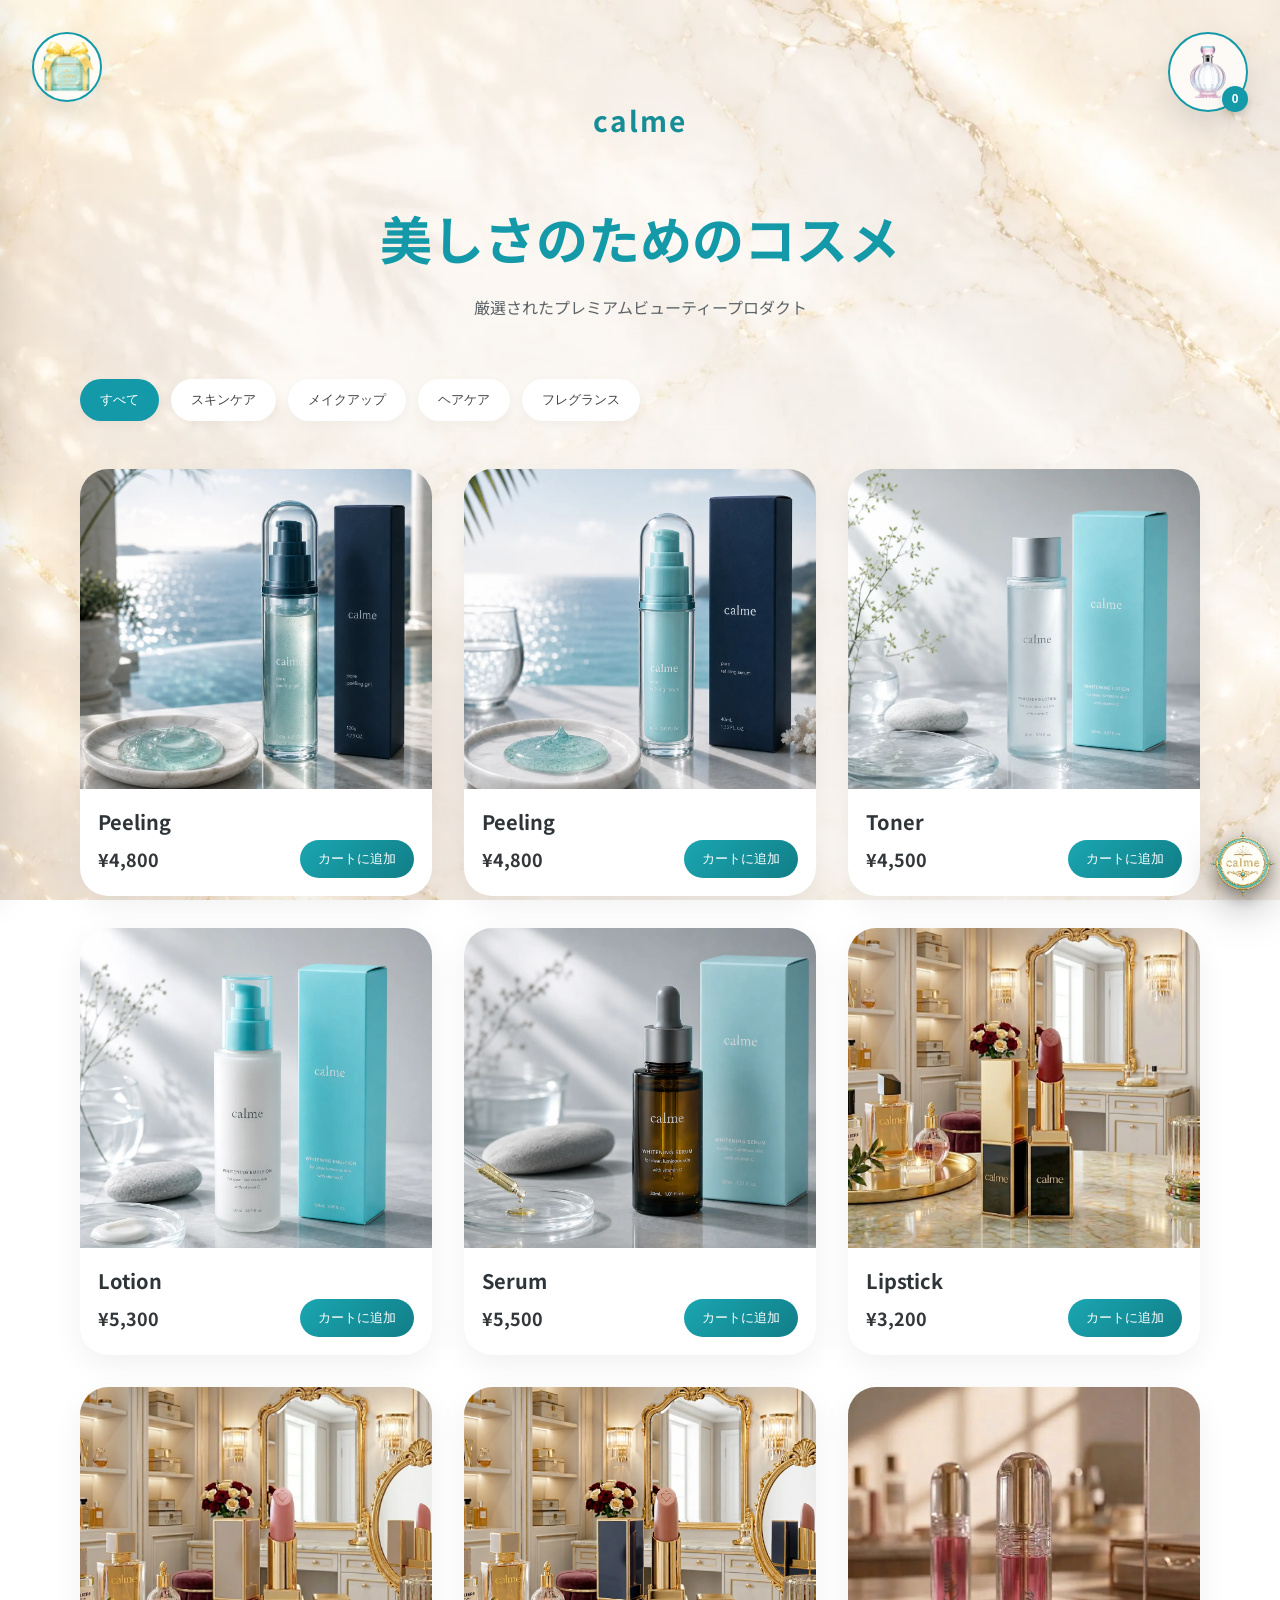
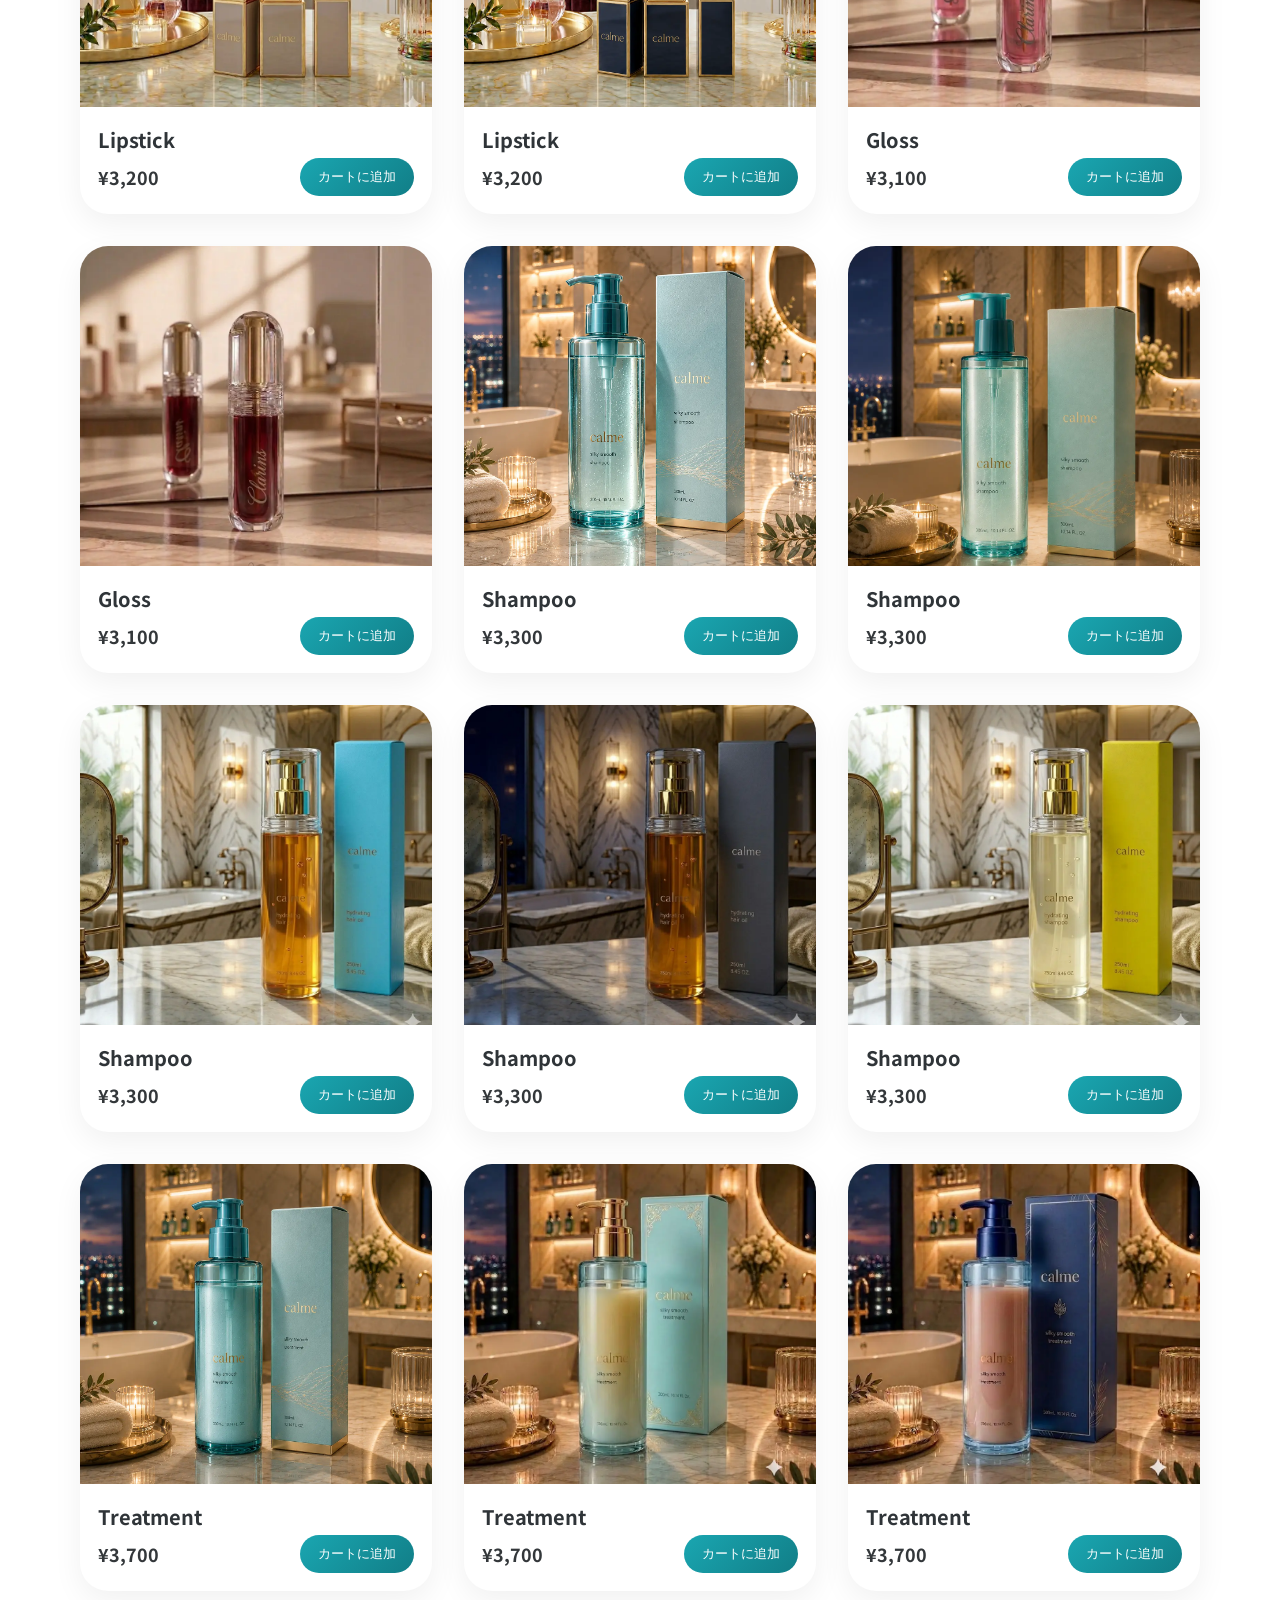
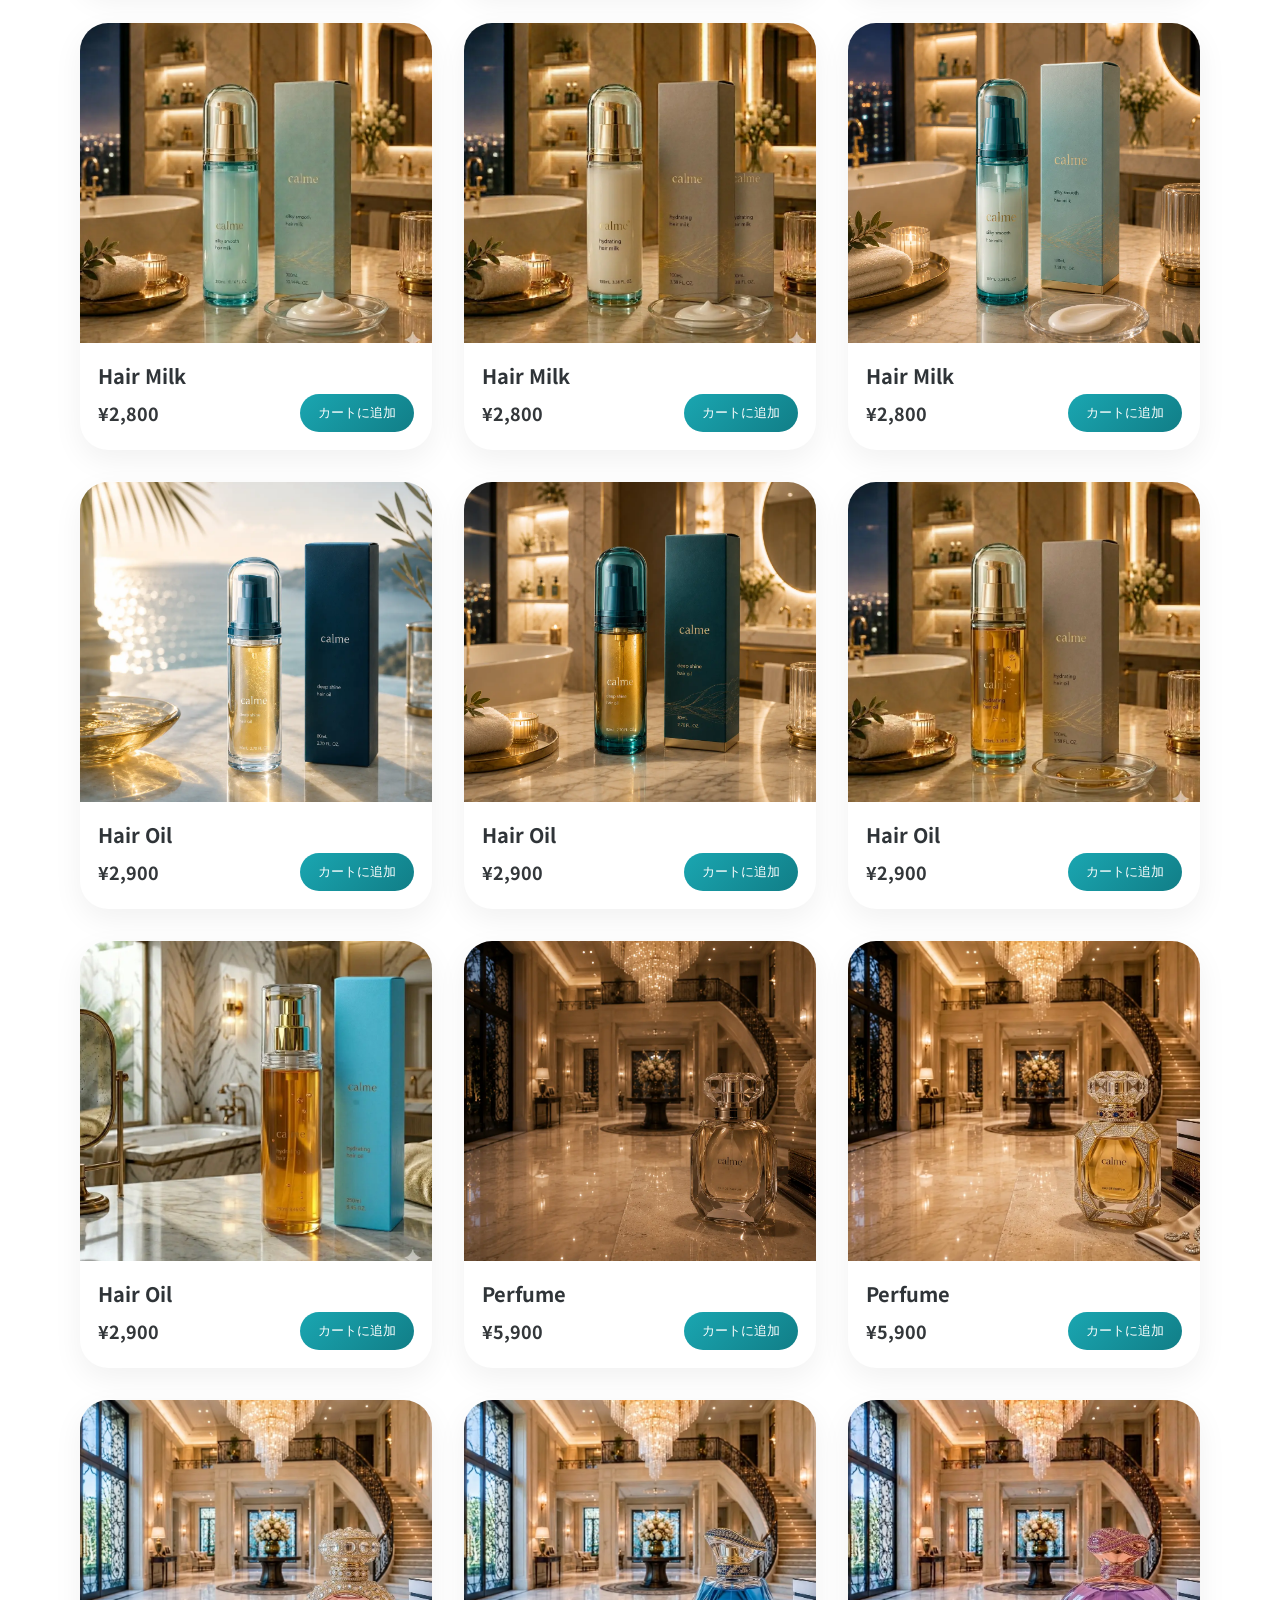
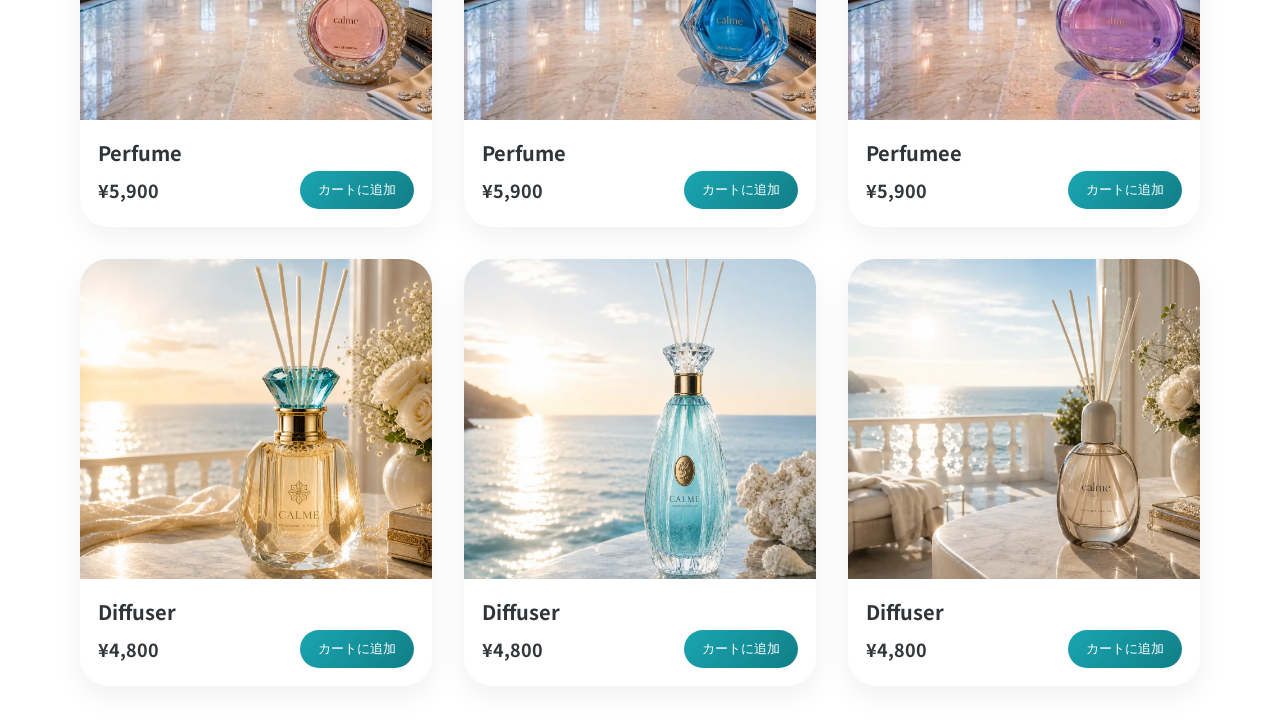
<file: index.html>
<!DOCTYPE html>
<html lang="ja">
<head>
    <meta charset="UTF-8">
    <meta name="viewport" content="width=device-width, initial-scale=1.0">
    <title>calme</title>
    <link rel="stylesheet" href="style.css" />
    <link rel="preconnect" href="https://fonts.googleapis.com">
    <link rel="preconnect" href="https://fonts.gstatic.com" crossorigin>
    <link href="https://fonts.googleapis.com/css2?family=Noto+Sans+JP:wght@400;500;700&display=swap" rel="stylesheet">
</head>
<body>
  <!-- overlay -->
  <div class="overlay hidden"></div>
  <!-- menu drawer -->
<aside class="menu-drawer">
  <div class="menu-header">
    <span>MENU</span>
    <button class="menu-close">
      ×
    </button>
  </div>
  <nav class="menu-nav">
    <a href="index.html">
      HOME
    </a>
    <a href="#" data-menu="skincare">
      SKINCARE
    </a>
    <a href="#" data-menu="makeup">
      MAKEUP
    </a>
    <a href="#" data-menu="haircare">
      HAIR CARE
    </a>
    <a href="#" data-menu="fragrance">
      FRAGRANCE
    </a>
    <a href="#" data-menu="cart">
      CART
    </a>
  </nav>
</aside>
  <!-- cart drawer -->
    <aside class="cart-drawer hidden">
      <div class="cart-header">
        <h2>ショッピングカート</h2>
        <div class="cart-actions">
          <button class="clear-cart">
            空にする
          </button>
          <button class="close-button">
            ×
          </button>
        </div>
      </div>
      <div class="cart-empty">
        <div class="cart-icon">
          🛒
        </div>
        <h3>カートは空です</h3>
        <p>お気に入りの商品を追加してください</p>
      </div>
      <div class="cart-items"></div>
      <div class="cart-footer">
        <div class="total-container">
          <span>合計金額</span>
          <span id="total-price">0</span>
        </div>
        <a href="checkout.html" class="checkout-button">
          レジに進む
        </a>
      </div>
    </aside>
  <!-- main content -->
  <div class="container">
    <!-- header -->
    <header class="header">
      <button class="menu-button">
        <img src="image/menu.webp" alt="Menu">
      </button>
      <div class="logo">
      calme
  </div>
  <button class="cart-button">
        <div class="perfume-wrapper">
          <div class="perfume-liquid"></div>
          <img src="image/perfume_cart_icon.webp" alt="perfume cart" class="perfume-cart">
        </div>
        <span class="cart-count">
          0
        </span>
      </button>
    </header>
    <!-- hero -->
    <section class="hero">
      <h1 class="hero-title">美しさのためのコスメ</h1>
      <p class="hero-text">厳選されたプレミアムビューティープロダクト</p>
    </section>
    <!-- category -->
    <nav class="category-list">
      <button class="category active" data-category="all">
        すべて
      </button>
      <button class="category" data-category="skincare">
        スキンケア
      </button>
      <button class="category" data-category="makeup">
        メイクアップ
      </button>
      <button class="category" data-category="haircare">
        ヘアケア
      </button>
      <button class="category" data-category="fragrance">
        フレグランス
      </button>
    </nav>
    <!-- product grid -->
    <section class="product-grid">
      <!-- card -->
      <article class="product-card" data-category="skincare">
        <img src="image/peeling_5.webp" alt="Peeling" class="product-image"/>
        <div class="product-info">
          <h3 class="product-name">Peeling</h3>
          <div class="product-bottom">
            <span class="price">
              ¥4,800
            </span>
            <button class="add-button"
              data-name="Peeling"
              data-price="4800"
              data-image="image/peeling_5.webp">
              カートに追加
            </button>
          </div>
        </div>
      </article>
      <article class="product-card" data-category="skincare">
        <img src="image/peeling_4.webp" alt="Peeling" class="product-image"/>
        <div class="product-info">
          <h3 class="product-name">Peeling</h3>
          <div class="product-bottom">
            <span class="price">
              ¥4,800
            </span>
            <button class="add-button"
              data-name="Peeling"
              data-price="4800"
              data-image="image/peeling_4.webp">
              カートに追加
            </button>
          </div>
        </div>
      </article>
      <article class="product-card" data-category="skincare">
        <img src="image/toner.webp" alt="Toner" class="product-image"/>
        <div class="product-info">
          <h3 class="product-name">Toner</h3>
          <div class="product-bottom">
            <span class="price">
              ¥4,500
            </span>
            <button class="add-button"
              data-name="Toner"
              data-price="4500"
              data-image="image/toner.webp">
              カートに追加
            </button>
          </div>
        </div>
      </article>
      <article class="product-card" data-category="skincare">
        <img src="image/lotion.webp" alt="Lotion" class="product-image"/>
        <div class="product-info">
          <h3 class="product-name">Lotion</h3>
          <div class="product-bottom">
            <span class="price">
              ¥5,300
            </span>
            <button class="add-button"
              data-name="Lotion"
              data-price="5300"
              data-image="image/lotion.webp">
              カートに追加
            </button>
          </div>
        </div>
      </article>
      <article class="product-card" data-category="skincare">
        <img src="image/serum.webp" alt="Serum" class="product-image"/>
        <div class="product-info">
          <h3 class="product-name">Serum</h3>
          <div class="product-bottom">
            <span class="price">
              ¥5,500
            </span>
            <button class="add-button"
              data-name="Serum"
              data-price="5500"
              data-image="image/serum.webp">
              カートに追加
            </button>
          </div>
        </div>
      </article>
      <!-- card -->
      <article class="product-card" data-category="makeup">
        <img src="image/lipstick.webp" alt="Lipstick" class="product-image"/>
        <div class="product-info">
          <h3 class="product-name">Lipstick</h3>
          <div class="product-bottom">
            <span class="price">
              ¥3,200
            </span>
            <button class="add-button" 
              data-name="Lipstick" 
              data-price="3200"
              data-image="image/lipstick.webp">
              カートに追加
            </button>
          </div>
        </div>
      </article>
      <article class="product-card" data-category="makeup">
        <img src="image/lipstick_2.webp" alt="Lipstick" class="product-image"/>
        <div class="product-info">
          <h3 class="product-name">Lipstick</h3>
          <div class="product-bottom">
            <span class="price">
              ¥3,200
            </span>
            <button class="add-button" 
              data-name="Lipstick" 
              data-price="3200"
              data-image="image/lipstick_2.webp">
              カートに追加
            </button>
          </div>
        </div>
      </article>
      <article class="product-card" data-category="makeup">
        <img src="image/lipstick_3.webp" alt="Lipstick" class="product-image"/>
        <div class="product-info">
          <h3 class="product-name">Lipstick</h3>
          <div class="product-bottom">
            <span class="price">
              ¥3,200
            </span>
            <button class="add-button" 
              data-name="Lipstick" 
              data-price="3200"
              data-image="image/lipstick_3.webp">
              カートに追加
            </button>
          </div>
        </div>
      </article>
      <article class="product-card" data-category="makeup">
        <img src="image/gloss.webp" alt="Gloss" class="product-image"/>
        <div class="product-info">
          <h3 class="product-name">Gloss</h3>
          <div class="product-bottom">
            <span class="price">
              ¥3,100
            </span>
            <button class="add-button" 
              data-name="Gloss" 
              data-price="3100"
              data-image="image/gloss.webp">
              カートに追加
            </button>
          </div>
        </div>
      </article>
      <article class="product-card" data-category="makeup">
        <img src="image/gloss_2.webp" alt="Gloss" class="product-image"/>
        <div class="product-info">
          <h3 class="product-name">Gloss</h3>
          <div class="product-bottom">
            <span class="price">
              ¥3,100
            </span>
            <button class="add-button" 
              data-name="Gloss" 
              data-price="3100"
              data-image="image/gloss_2.webp">
              カートに追加
            </button>
          </div>
        </div>
      </article>
      <!-- card -->
      <article class="product-card" data-category="haircare">
        <img src="image/shampoo_2.webp" alt="Shampoo" class="product-image"/>
        <div class="product-info">
          <h3 class="product-name">Shampoo</h3>
          <div class="product-bottom">
            <span class="price">
              ¥3,300
            </span>
            <button class="add-button" 
              data-name="Shampoo" 
              data-price="3300"
              data-image="image/shampoo_2.webp">
              カートに追加
            </button>
          </div>
        </div>
      </article>
      <article class="product-card" data-category="haircare">
        <img src="image/shampoo_3.webp" alt="Shampoo" class="product-image"/>
        <div class="product-info">
          <h3 class="product-name">Shampoo</h3>
          <div class="product-bottom">
            <span class="price">
              ¥3,300
            </span>
            <button class="add-button" 
              data-name="Shampoo" 
              data-price="3300"
              data-image="image/shampoo_3.webp">
              カートに追加
            </button>
          </div>
        </div>
      </article>
      <article class="product-card" data-category="haircare">
        <img src="image/shampoo_4.webp" alt="Shampoo" class="product-image"/>
        <div class="product-info">
          <h3 class="product-name">Shampoo</h3>
          <div class="product-bottom">
            <span class="price">
              ¥3,300
            </span>
            <button class="add-button" 
              data-name="Shampoo" 
              data-price="3300"
              data-image="image/shampoo_4.webp">
              カートに追加
            </button>
          </div>
        </div>
      </article>
      <article class="product-card" data-category="haircare">
        <img src="image/shampoo_5.webp" alt="Shampoo" class="product-image"/>
        <div class="product-info">
          <h3 class="product-name">Shampoo</h3>
          <div class="product-bottom">
            <span class="price">
              ¥3,300
            </span>
            <button class="add-button" 
              data-name="Shampoo" 
              data-price="3300"
              data-image="image/shampoo_5.webp">
              カートに追加
            </button>
          </div>
        </div>
      </article>
      <article class="product-card" data-category="haircare">
        <img src="image/shampoo_6.webp" alt="Shampoo" class="product-image"/>
        <div class="product-info">
          <h3 class="product-name">Shampoo</h3>
          <div class="product-bottom">
            <span class="price">
              ¥3,300
            </span>
            <button class="add-button" 
              data-name="Shampoo" 
              data-price="3300"
              data-image="image/shampoo_6.webp">
              カートに追加
            </button>
          </div>
        </div>
      </article>
      <article class="product-card" data-category="haircare">
        <img src="image/treatment.webp" alt="Treatment" class="product-image"/>
        <div class="product-info">
          <h3 class="product-name">Treatment</h3>
          <div class="product-bottom">
            <span class="price">
              ¥3,700
            </span>
            <button class="add-button" 
              data-name="Treatment" 
              data-price="3700"
              data-image="image/treatment.webp">
              カートに追加
            </button>
          </div>
        </div>
      </article>
      <article class="product-card" data-category="haircare">
        <img src="image/treatment_1.webp" alt="Treatment" class="product-image"/>
        <div class="product-info">
          <h3 class="product-name">Treatment</h3>
          <div class="product-bottom">
            <span class="price">
              ¥3,700
            </span>
            <button class="add-button" 
              data-name="Treatment" 
              data-price="3700"
              data-image="image/treatment_1.webp">
              カートに追加
            </button>
          </div>
        </div>
      </article>
      <article class="product-card" data-category="haircare">
        <img src="image/treatment_2.webp" alt="Treatment" class="product-image"/>
        <div class="product-info">
          <h3 class="product-name">Treatment</h3>
          <div class="product-bottom">
            <span class="price">
              ¥3,700
            </span>
            <button class="add-button" 
              data-name="Treatment" 
              data-price="3700"
              data-image="image/treatment_2.webp">
              カートに追加
            </button>
          </div>
        </div>
      </article>
      <article class="product-card" data-category="haircare">
        <img src="image/hairmilk.webp" alt="Hair Milk" class="product-image"/>
        <div class="product-info">
          <h3 class="product-name">Hair Milk</h3>
          <div class="product-bottom">
            <span class="price">
              ¥2,800
            </span>
            <button class="add-button" 
              data-name="Hair Milk" 
              data-price="2800"
              data-image="image/hairmilk.webp">
              カートに追加
            </button>
          </div>
        </div>
      </article>
      <article class="product-card" data-category="haircare">
        <img src="image/hairmilk_2.webp" alt="Hair Milk" class="product-image"/>
        <div class="product-info">
          <h3 class="product-name">Hair Milk</h3>
          <div class="product-bottom">
            <span class="price">
              ¥2,800
            </span>
            <button class="add-button" 
              data-name="Hair Milk" 
              data-price="2800"
              data-image="image/hairmilk_2.webp">
              カートに追加
            </button>
          </div>
        </div>
      </article>
      <article class="product-card" data-category="haircare">
        <img src="image/hairmilk_3.webp" alt="Hair Milk" class="product-image"/>
        <div class="product-info">
          <h3 class="product-name">Hair Milk</h3>
          <div class="product-bottom">
            <span class="price">
              ¥2,800
            </span>
            <button class="add-button" 
              data-name="Hair Milk" 
              data-price="2800"
              data-image="image/hairmilk_3.webp">
              カートに追加
            </button>
          </div>
        </div>
      </article>
      <article class="product-card" data-category="haircare">
        <img src="image/hairoil.webp" alt="Hair Oil" class="product-image"/>
        <div class="product-info">
          <h3 class="product-name">Hair&nbsp;Oil</h3>
          <div class="product-bottom">
            <span class="price">
              ¥2,900
            </span>
            <button class="add-button" 
              data-name="Hair Oil" 
              data-price="2900"
              data-image="image/hairoil.webp">
              カートに追加
            </button>
          </div>
        </div>
      </article>
      <article class="product-card" data-category="haircare">
        <img src="image/hairoil_2.webp" alt="Hair Oil" class="product-image"/>
        <div class="product-info">
          <h3 class="product-name">Hair Oil</h3>
          <div class="product-bottom">
            <span class="price">
              ¥2,900
            </span>
            <button class="add-button" 
              data-name="Hair Oil" 
              data-price="2900"
              data-image="image/hairoil_2.webp">
              カートに追加
            </button>
          </div>
        </div>
      </article>
      <article class="product-card" data-category="haircare">
        <img src="image/hairoil_3.webp" alt="Hair Oil" class="product-image"/>
        <div class="product-info">
          <h3 class="product-name">Hair Oil</h3>
          <div class="product-bottom">
            <span class="price">
              ¥2,900
            </span>
            <button class="add-button" 
              data-name="Hair Oil" 
              data-price="2900"
              data-image="image/hairoil_3.webp">
              カートに追加
            </button>
          </div>
        </div>
      </article>
      <article class="product-card" data-category="haircare">
        <img src="image/hairoil_4.webp" alt="Hair Oil" class="product-image"/>
        <div class="product-info">
          <h3 class="product-name">Hair Oil</h3>
          <div class="product-bottom">
            <span class="price">
              ¥2,900
            </span>
            <button class="add-button" 
              data-name="Hair Oil" 
              data-price="2900"
              data-image="image/hairoil_4.webp">
              カートに追加
            </button>
          </div>
        </div>
      </article>
      <!-- card -->
      <article class="product-card" data-category="fragrance">
        <img src="image/perfume.webp" alt="Perfume" class="product-image"/>
        <div class="product-info">
          <h3 class="product-name">Perfume</h3>
          <div class="product-bottom">
            <span class="price">
              ¥5,900
            </span>
            <button class="add-button" 
              data-name="Perfume" 
              data-price="5900"
              data-image="image/perfume.webp">
              カートに追加
            </button>
          </div>
        </div>
      </article>
      <article class="product-card" data-category="fragrance">
        <img src="image/perfume_1.webp" alt="Perfume" class="product-image"/>
        <div class="product-info">
          <h3 class="product-name">Perfume</h3>
          <div class="product-bottom">
            <span class="price">
              ¥5,900
            </span>
            <button class="add-button" 
              data-name="Perfume" 
              data-price="5900"
              data-image="image/perfume_1.webp">
              カートに追加
            </button>
          </div>
        </div>
      </article>
      <article class="product-card" data-category="fragrance">
        <img src="image/perfume_2.webp" alt="Perfume" class="product-image"/>
        <div class="product-info">
          <h3 class="product-name">Perfume</h3>
          <div class="product-bottom">
            <span class="price">
              ¥5,900
            </span>
            <button class="add-button" 
              data-name="Perfume" 
              data-price="5900"
              data-image="image/perfume_2.webp">
              カートに追加
            </button>
          </div>
        </div>
      </article>
      <article class="product-card" data-category="fragrance">
        <img src="image/perfume_3.webp" alt="Perfume" class="product-image"/>
        <div class="product-info">
          <h3 class="product-name">Perfume</h3>
          <div class="product-bottom">
            <span class="price">
              ¥5,900
            </span>
            <button class="add-button" 
              data-name="Perfume" 
              data-price="5900"
              data-image="image/perfume_3.webp">
              カートに追加
            </button>
          </div>
        </div>
      </article>
      <article class="product-card" data-category="fragrance">
        <img src="image/perfume_4.webp" alt="Perfume" class="product-image"/>
        <div class="product-info">
          <h3 class="product-name">Perfumee</h3>
          <div class="product-bottom">
            <span class="price">
              ¥5,900
            </span>
            <button class="add-button" 
              data-name="Perfume" 
              data-price="5900"
              data-image="image/perfume_4.webp">
              カートに追加
            </button>
          </div>
        </div>
      </article>
      <article class="product-card" data-category="fragrance">
        <img src="image/diffuser_1.webp" alt="Diffuser" class="product-image"/>
        <div class="product-info">
          <h3 class="product-name">Diffuser</h3>
          <div class="product-bottom">
            <span class="price">
              ¥4,800
            </span>
            <button class="add-button" 
              data-name="Diffuser" 
              data-price="4800"
              data-image="image/diffuser_1.webp">
              カートに追加
            </button>
          </div>
        </div>
      </article>
      <article class="product-card" data-category="fragrance">
        <img src="image/diffuser_2.webp" alt="Diffuser" class="product-image"/>
        <div class="product-info">
          <h3 class="product-name">Diffuser</h3>
          <div class="product-bottom">
            <span class="price">
              ¥4,800
            </span>
            <button class="add-button" 
              data-name="Diffuser" 
              data-price="4800"
              data-image="image/diffuser_2.webp">
              カートに追加
            </button>
          </div>
        </div>
      </article>
      <article class="product-card" data-category="fragrance">
        <img src="image/diffuser_3.webp" alt="Diffuser" class="product-image"/>
        <div class="product-info">
          <h3 class="product-name">Diffuser</h3>
          <div class="product-bottom">
            <span class="price">
              ¥4,800
            </span>
            <button class="add-button" 
              data-name="Diffuser" 
              data-price="4800"
              data-image="image/diffuser_3.webp">
              カートに追加
            </button>
          </div>
        </div>
      </article>
    </section>
  </div>
  <button id="topButton" class="top-button">
    <img src="image/top_icon.webp" alt="TOP">
  </button>
  <script src="script.js"></script>
</body>
</html>
</file>
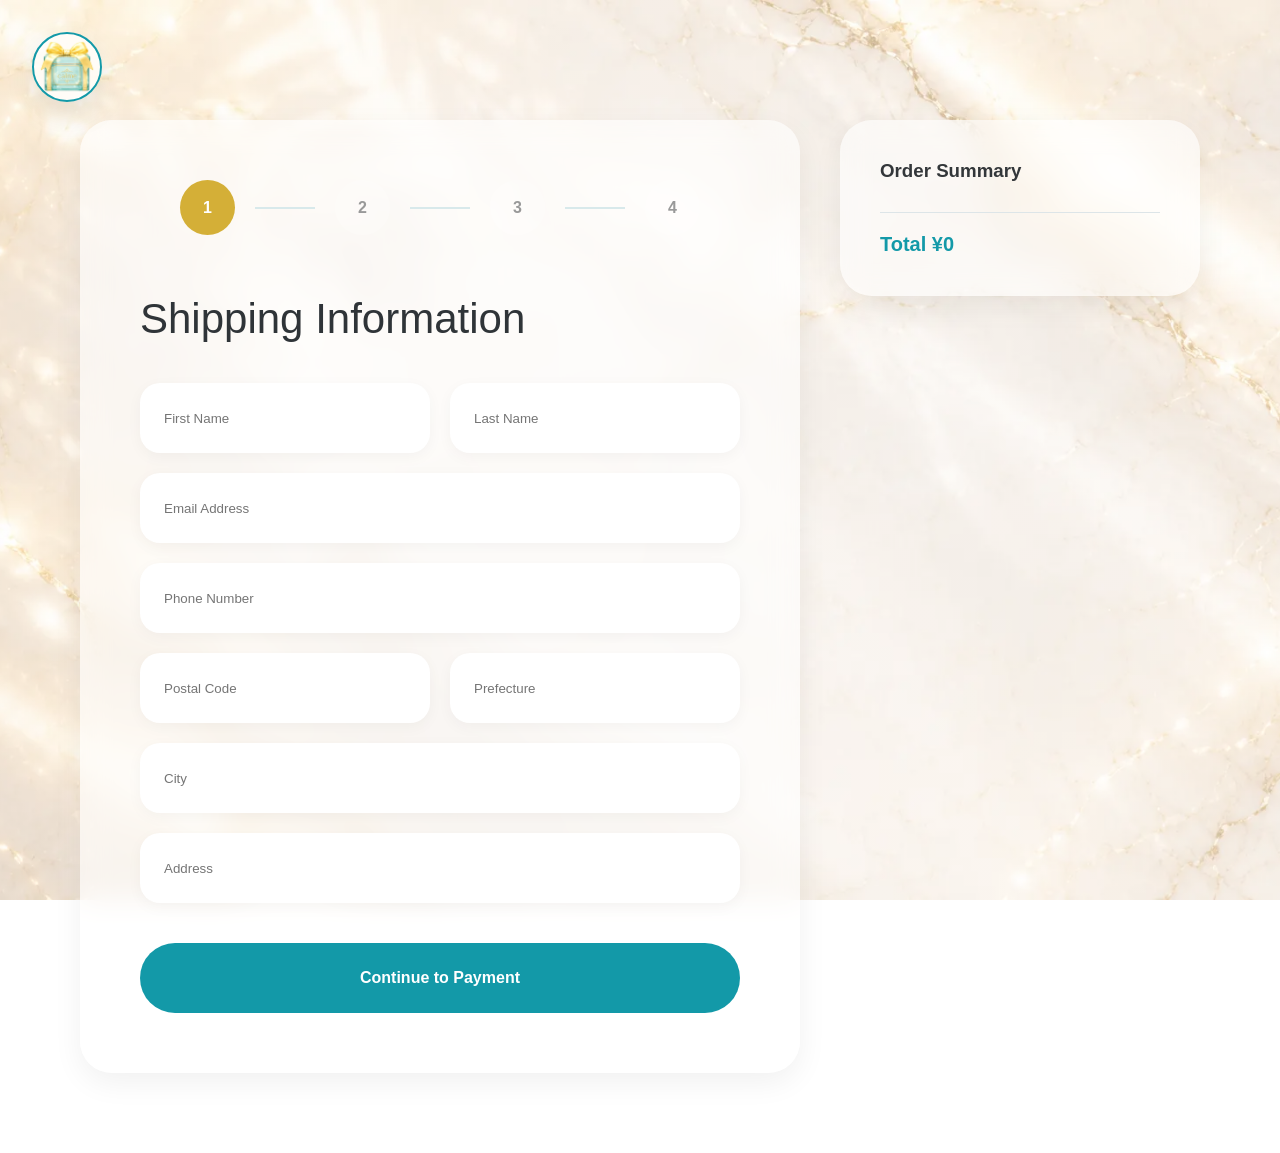
<file: checkout.html>
<!DOCTYPE html>
<html lang="ja">
<head>
    <meta charset="UTF-8">
    <meta name="viewport" content="width=device-width, initial-scale=1.0">
    <title>Calme | Checkout</title>
    <link rel="stylesheet" href="style.css">
</head>
<body>
  <header class="header">
    <a href="index.html" class="menu-button home-button">
      <img src="image/menu.webp" alt="Home">
    </a>
  </header>
  <main class="checkout-container">
    <!-- 左側 -->
    <section class="checkout-main">
      <!-- STEP -->
      <div class="step-indicator">
        <div class="step-circle active">
          1
        </div>
        <div class="step-line"></div>
        <div class="step-circle">
          2
        </div>
        <div class="step-line"></div>
        <div class="step-circle">
          3
        </div>
        <div class="step-line"></div>
        <div class="step-circle">
          4
        </div>
      </div>
      <!-- STEP1 -->
      <div class="step1">
        <h2>Shipping Information</h2>
        <div class="checkout-input-row">
          <input type="text" placeholder="First Name">
          <input type="text" placeholder="Last Name">
        </div>
        <input type="email" placeholder="Email Address">
        <input type="tel" placeholder="Phone Number">
        <div class="checkout-input-row">
          <input type="text" placeholder="Postal Code">
          <input type="text" placeholder="Prefecture">
        </div>
        <input type="text" placeholder="City">
        <input type="text" placeholder="Address">
        <button class="next-btn next-step1">
          Continue to Payment
        </button>
      </div>
      <!-- STEP2 -->
      <div class="step2 hidden">
        <h2>Payment Method</h2>
        <input type="text" placeholder="Card Number">
        <input type="text" placeholder="Cardholder Name">
        <div class="checkout-input-row">
          <input type="text" placeholder="MM / YY">
          <input type="text" placeholder="CVV">
        </div>
        <button class="next-btn next-step2">
          Review Order
        </button>
      </div>
      <!-- STEP3 -->
      <div class="step3 hidden">
        <h2>Order Review</h2>
        <div class="review-box">
          <div class="review-items"></div>
          <div class="review-total">
            <span>Total</span>
            <span id="review-total"></span>
          </div>
        </div>
        <button class="next-btn next-step3">
          Place Order
        </button>
      </div>
      <!-- STEP4 -->
      <div class="step4 hidden">
        <div class="complete-box">
          <h2>Thank you</h2>
          <p class="complete-message">
            Your order has been successfully placed.
          </p>
          <a href="index.html" class="next-btn home-btn">
            Home
          </a>
        </div>
      </div>
    </section>
    <!-- 右側 -->
    <div class="order-summary">
      <h3>Order Summary</h3>
      <div class="checkout-items"></div>
      <div class="total-row">
        <span>Total</span>
        <span id="checkout-total"></span>
      </div>
    </div>
  </main>
  <script src="script.js"></script>
</body>
</html>
</file>
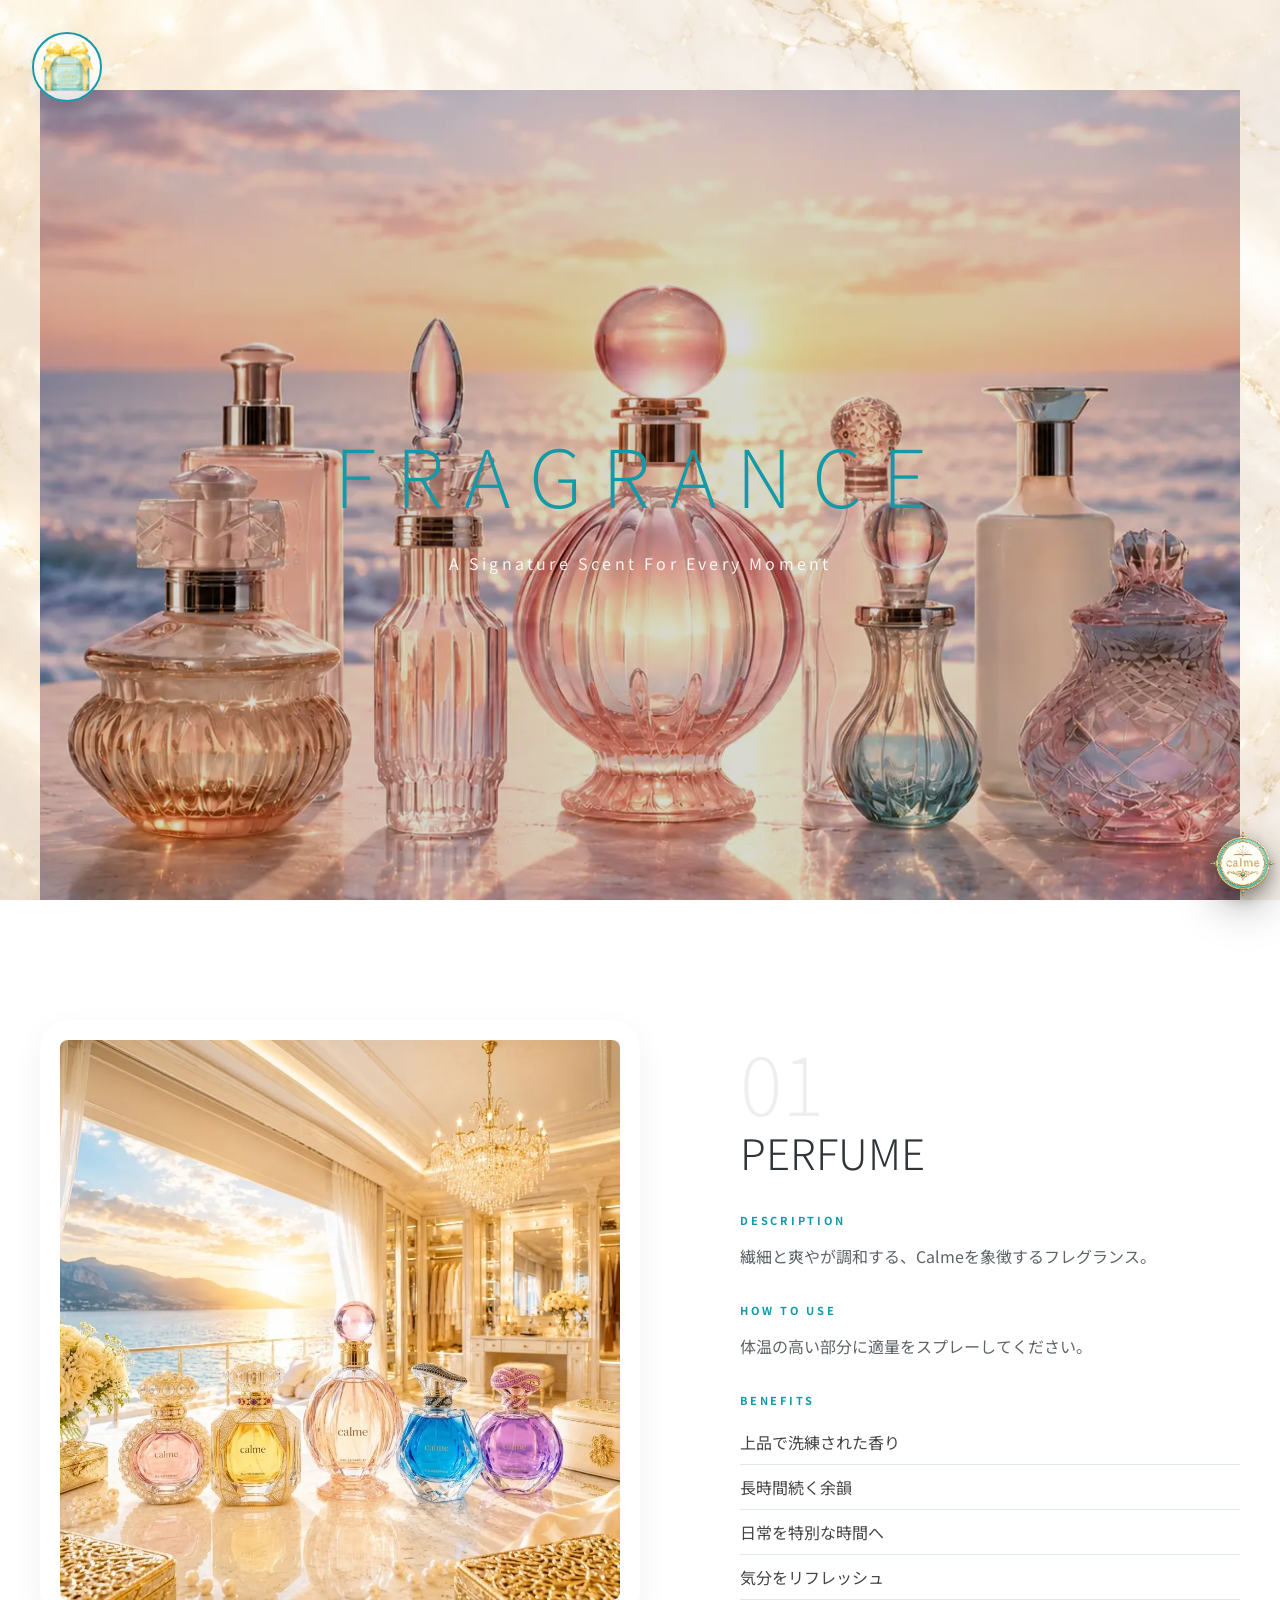
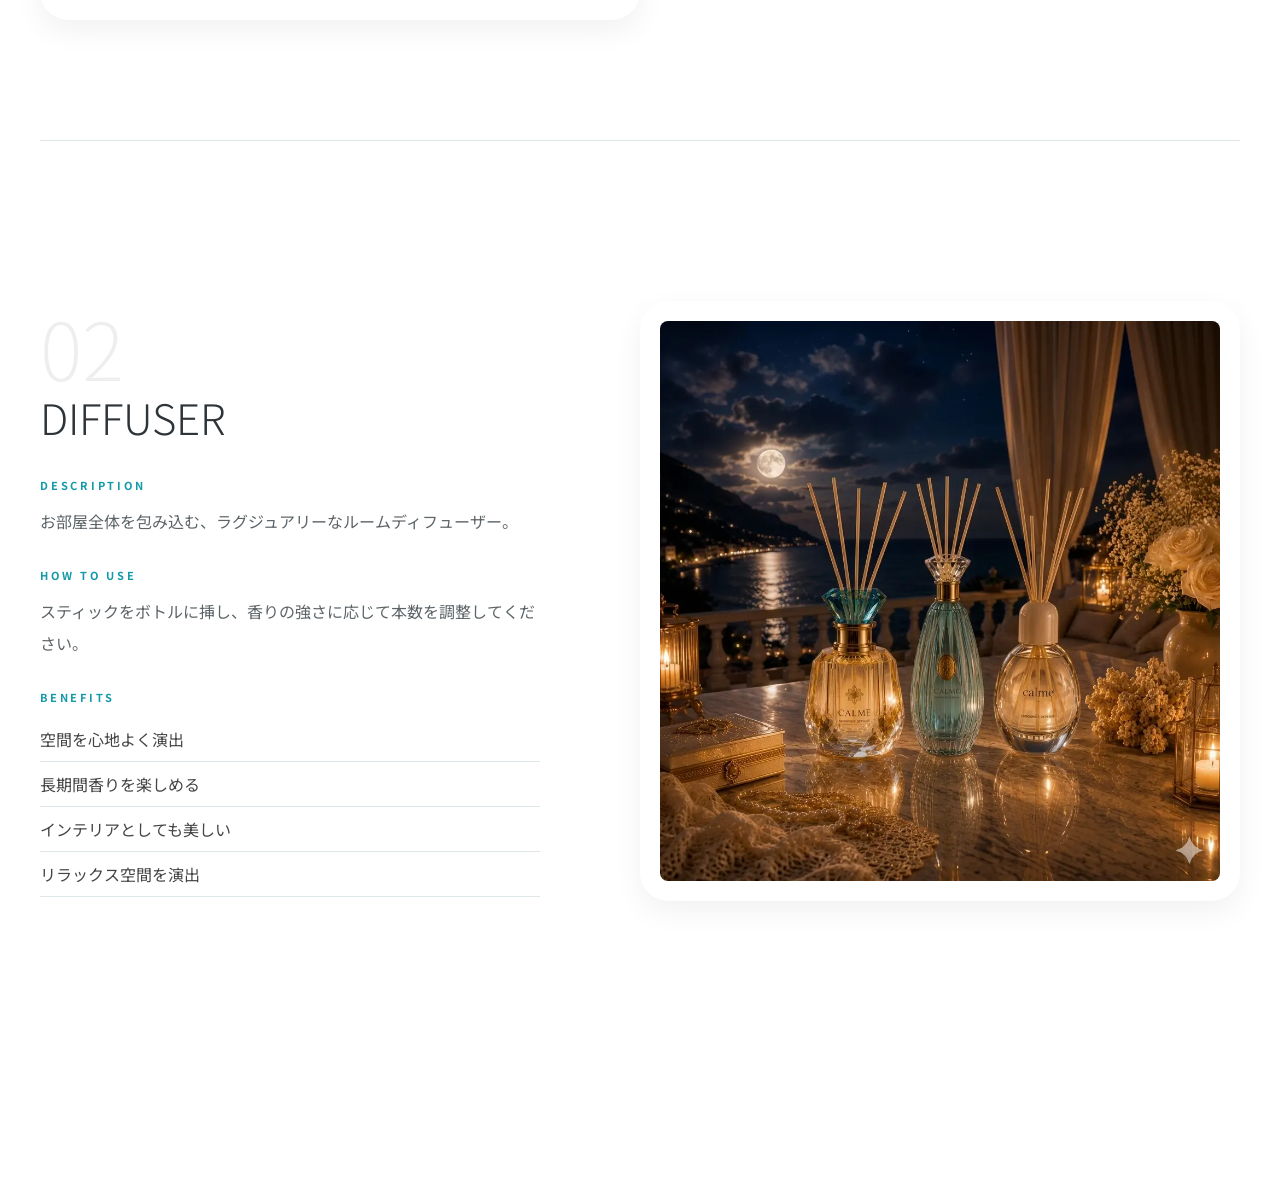
<file: fragrance.html>
<!DOCTYPE html>
<html lang="ja">
<head>
    <meta charset="UTF-8">
    <meta name="viewport" content="width=device-width, initial-scale=1.0">
    <title>Calme | Fragrance</title>
    <link rel="stylesheet" href="style.css">
    <link rel="preconnect" href="https://fonts.googleapis.com">
    <link rel="preconnect" href="https://fonts.gstatic.com" crossorigin>
    <link href="https://fonts.googleapis.com/css2?family=Noto+Sans+JP:wght@400;500;700&display=swap" rel="stylesheet">
</head>
<body>
  <header class="header">
    <a href="index.html" class="menu-button home-button">
      <img src="image/menu.webp" alt="Home">
    </a>
  </header>
    <section class="fragrance-page">
        <header class="fragrance-hero">
            <div class="hero-overlay">
                <h1 class="hero-title">FRAGRANCE</h1>
                <p class="hero-subtitle">A Signature Scent For Every Moment</p>
            </div>
        </header>
        <!-- PERFUME -->
        <section class="product-section">
            <div class="product-image">
                <img src="image/perfume_0.webp" alt="Perfume">
            </div>
            <div class="product-text">
                <span class="number">01</span>
                <h2>PERFUME</h2>
                <h3>DESCRIPTION</h3>
                <p>繊細と爽やが調和する、Calmeを象徴するフレグランス。</p>
                <h3>HOW TO USE</h3>
                <p>体温の高い部分に適量をスプレーしてください。</p>
                <h3>BENEFITS</h3>
                <ul>
                    <li>上品で洗練された香り</li>
                    <li>長時間続く余韻</li>
                    <li>日常を特別な時間へ</li>
                    <li>気分をリフレッシュ</li>
                </ul>
            </div>
        </section>
        <!-- DIFFUSER -->
        <section class="product-section reverse">
            <div class="product-image">
                <img src="image/diffuser_0.webp" alt="Diffuser">
            </div>
            <div class="product-text">
                <span class="number">02</span>
                <h2>DIFFUSER</h2>
                <h3>DESCRIPTION</h3>
                <p>お部屋全体を包み込む、ラグジュアリーなルームディフューザー。</p>
                <h3>HOW TO USE</h3>
                <p>スティックをボトルに挿し、香りの強さに応じて本数を調整してください。</p>
                <h3>BENEFITS</h3>
                <ul>
                    <li>空間を心地よく演出</li>
                    <li>長期間香りを楽しめる</li>
                    <li>インテリアとしても美しい</li>
                    <li>リラックス空間を演出</li>
                </ul>
            </div>
        </section> 
    </section>
    <button class="top-button detail-top-button">
      <img src="image/top_icon.webp" alt="TOP">
    </button>
    <script src="script.js"></script>
</body>
</html>
</file>
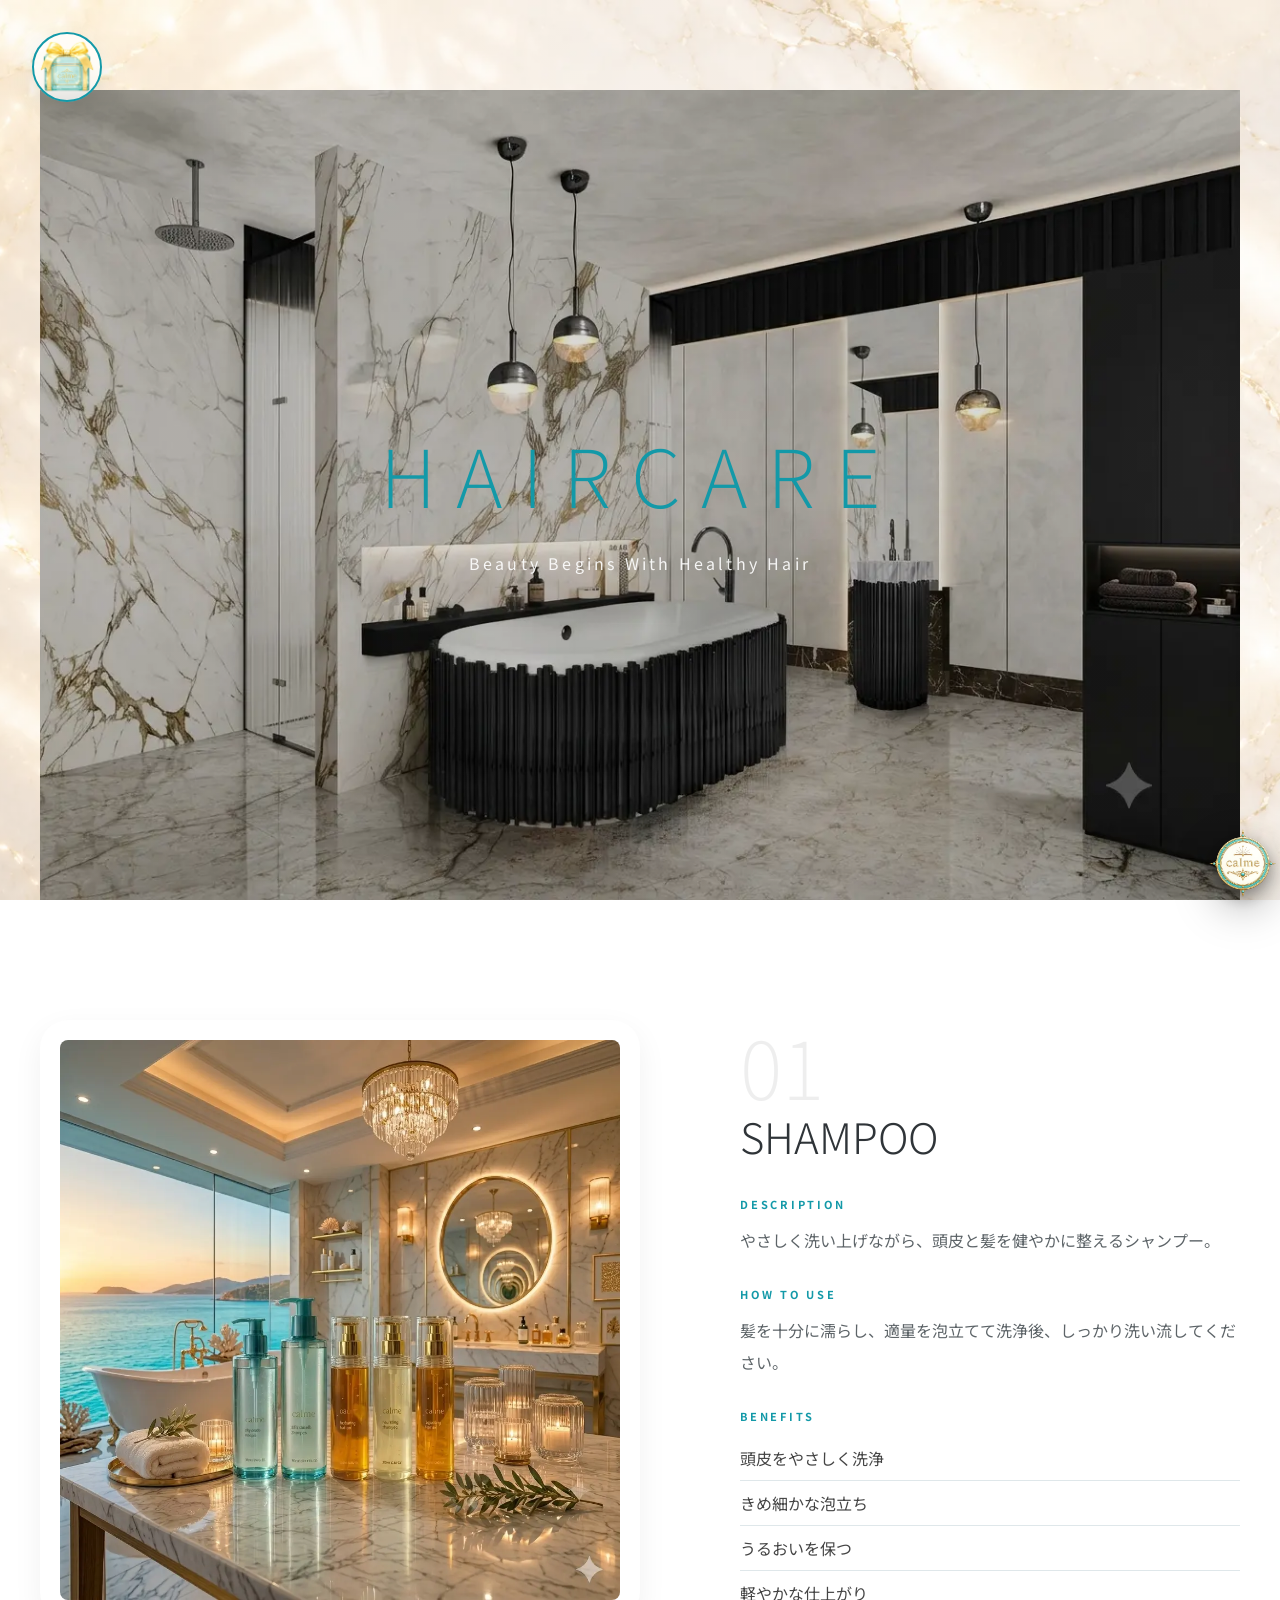
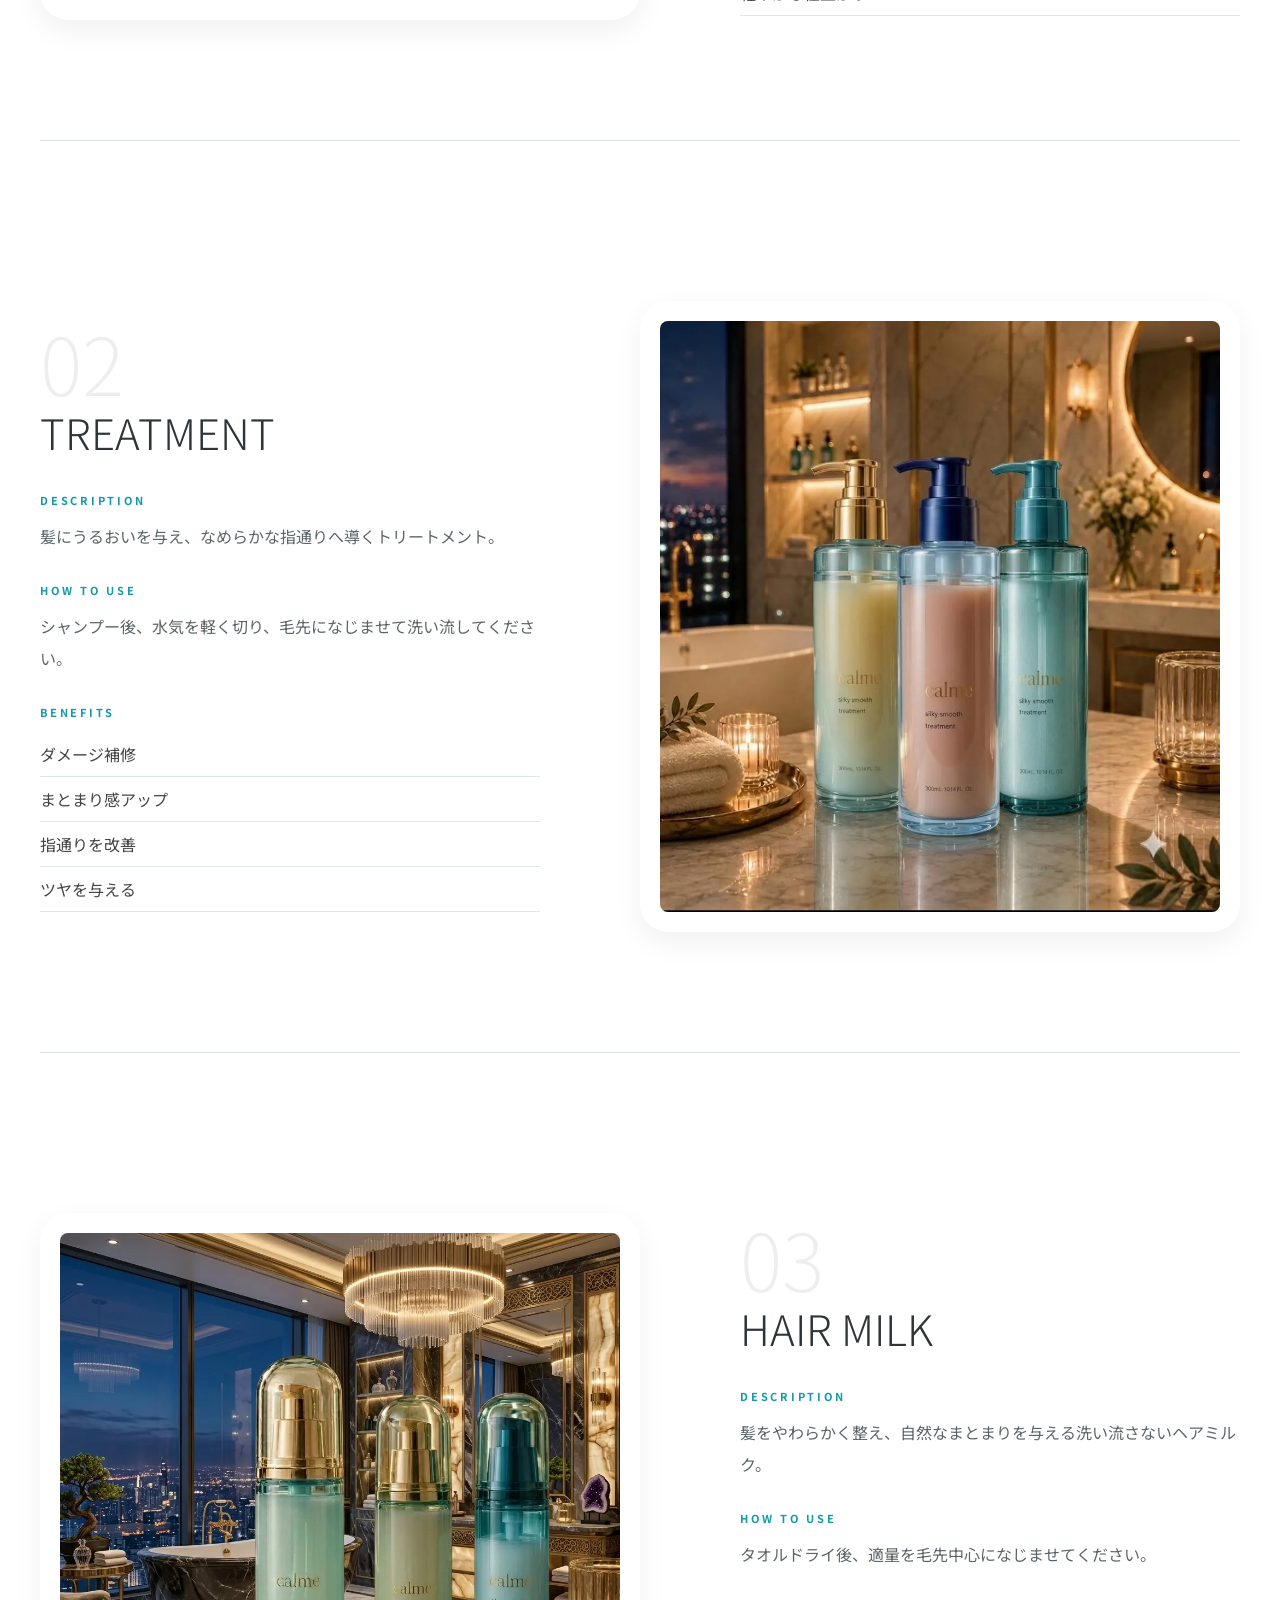
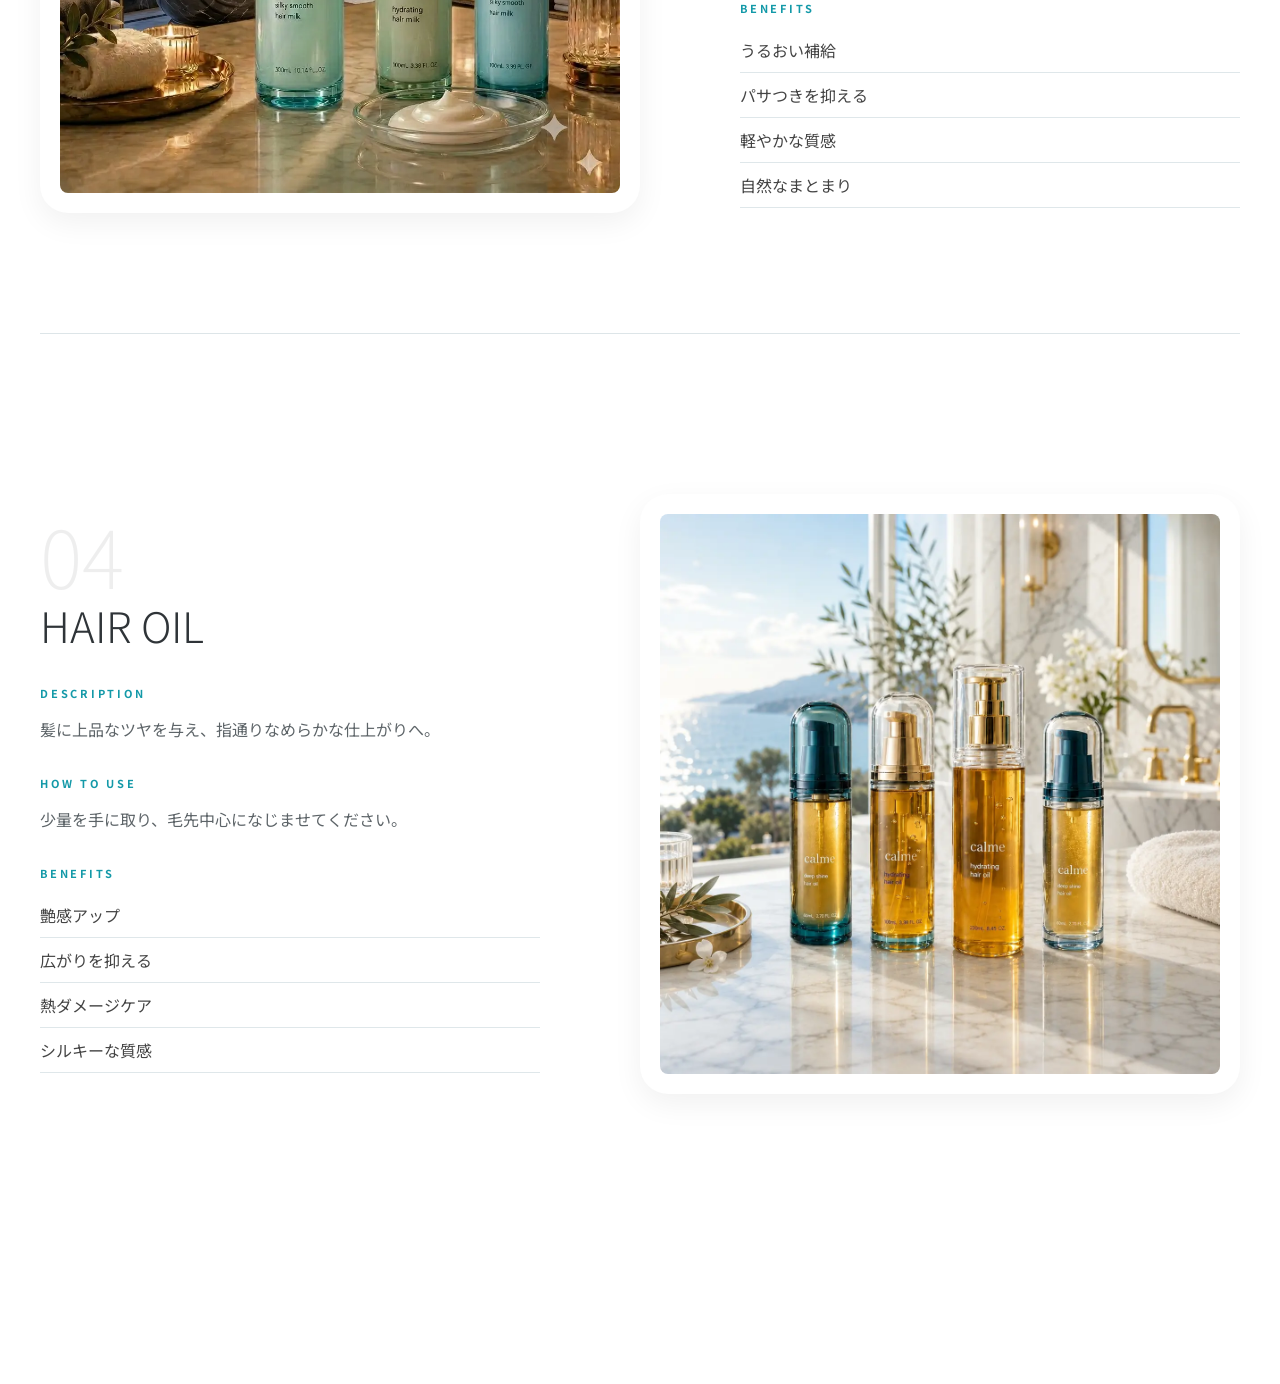
<file: haircare.html>
<!DOCTYPE html>
<html lang="ja">
<head>
    <meta charset="UTF-8">
    <meta name="viewport" content="width=device-width, initial-scale=1.0">
    <title>Calme | Haircare</title>
    <link rel="stylesheet" href="style.css" />
    <link rel="preconnect" href="https://fonts.googleapis.com">
    <link rel="preconnect" href="https://fonts.gstatic.com" crossorigin>
    <link href="https://fonts.googleapis.com/css2?family=Noto+Sans+JP:wght@400;500;700&display=swap" rel="stylesheet">
</head>
<body>
    <header class="header">
        <a href="index.html" class="menu-button home-button">
          <img src="image/menu.webp" alt="Home">
        </a>
      </header>
    <section class="haircare-page">
        <header class="haircare-hero">
            <div class="hero-overlay">
                <h1 class="hero-title">HAIRCARE</h1>
                <p class="hero-subtitle">Beauty Begins With Healthy Hair</p>
            </div>
        </header>
        <!-- SHAMPOO -->
        <section class="product-section">
            <div class="product-image">
                <img src="image/shampoo_0.webp" alt="Shampoo">
            </div>
            <div class="product-text">
                <span class="number">01</span>
                <h2>SHAMPOO</h2>
                <h3>DESCRIPTION</h3>
                <p>やさしく洗い上げながら、頭皮と髪を健やかに整えるシャンプー。</p>
                <h3>HOW TO USE</h3>
                <p>髪を十分に濡らし、適量を泡立てて洗浄後、しっかり洗い流してください。</p>
                <h3>BENEFITS</h3>
                <ul>
                    <li>頭皮をやさしく洗浄</li>
                    <li>きめ細かな泡立ち</li>
                    <li>うるおいを保つ</li>
                    <li>軽やかな仕上がり</li>
                </ul>
            </div>
        </section>
        <!-- TREATMENT -->
        <section class="product-section reverse">
            <div class="product-image">
                <img src="image/treatment_0.webp" alt="Treatment">
            </div>
            <div class="product-text">
                <span class="number">02</span>
                <h2>TREATMENT</h2>
                <h3>DESCRIPTION</h3>
                <p>髪にうるおいを与え、なめらかな指通りへ導くトリートメント。</p>
                <h3>HOW TO USE</h3>
                <p>シャンプー後、水気を軽く切り、毛先になじませて洗い流してください。</p>
                <h3>BENEFITS</h3>
                <ul>
                    <li>ダメージ補修</li>
                    <li>まとまり感アップ</li>
                    <li>指通りを改善</li>
                    <li>ツヤを与える</li>
                </ul>
            </div>
        </section>
        <!-- HAIR MILK -->
        <section class="product-section">
            <div class="product-image">
                <img src="image/hairmilk_0.webp" alt="Hair Milk">
            </div>
            <div class="product-text">
                <span class="number">03</span>
                <h2>HAIR MILK</h2>
                <h3>DESCRIPTION</h3>
                <p>髪をやわらかく整え、自然なまとまりを与える洗い流さないヘアミルク。</p>
                <h3>HOW TO USE</h3>
    
                <p>
                    タオルドライ後、適量を毛先中心になじませてください。
                </p>
    
                <h3>BENEFITS</h3>
    
                <ul>
                    <li>うるおい補給</li>
                    <li>パサつきを抑える</li>
                    <li>軽やかな質感</li>
                    <li>自然なまとまり</li>
                </ul>
            </div>
        </section>
        <!-- HAIR OIL -->
        <section class="product-section reverse">
            <div class="product-image">
                <img src="image/hairoil_0.webp" alt="Hair Oil">
            </div>
            <div class="product-text">
                <span class="number">04</span>
                <h2>HAIR OIL</h2>
                <h3>DESCRIPTION</h3>
                <p>髪に上品なツヤを与え、指通りなめらかな仕上がりへ。</p>
                <h3>HOW TO USE</h3>
                <p>少量を手に取り、毛先中心になじませてください。</p>
                <h3>BENEFITS</h3>
                <ul>
                    <li>艶感アップ</li>
                    <li>広がりを抑える</li>
                    <li>熱ダメージケア</li>
                    <li>シルキーな質感</li>
                </ul>
            </div>
        </section>
    </section>
    <button class="top-button detail-top-button">
        <img src="image/top_icon.webp" alt="TOP">
    </button>
    <script src="script.js"></script>
</body>
</html>
</file>
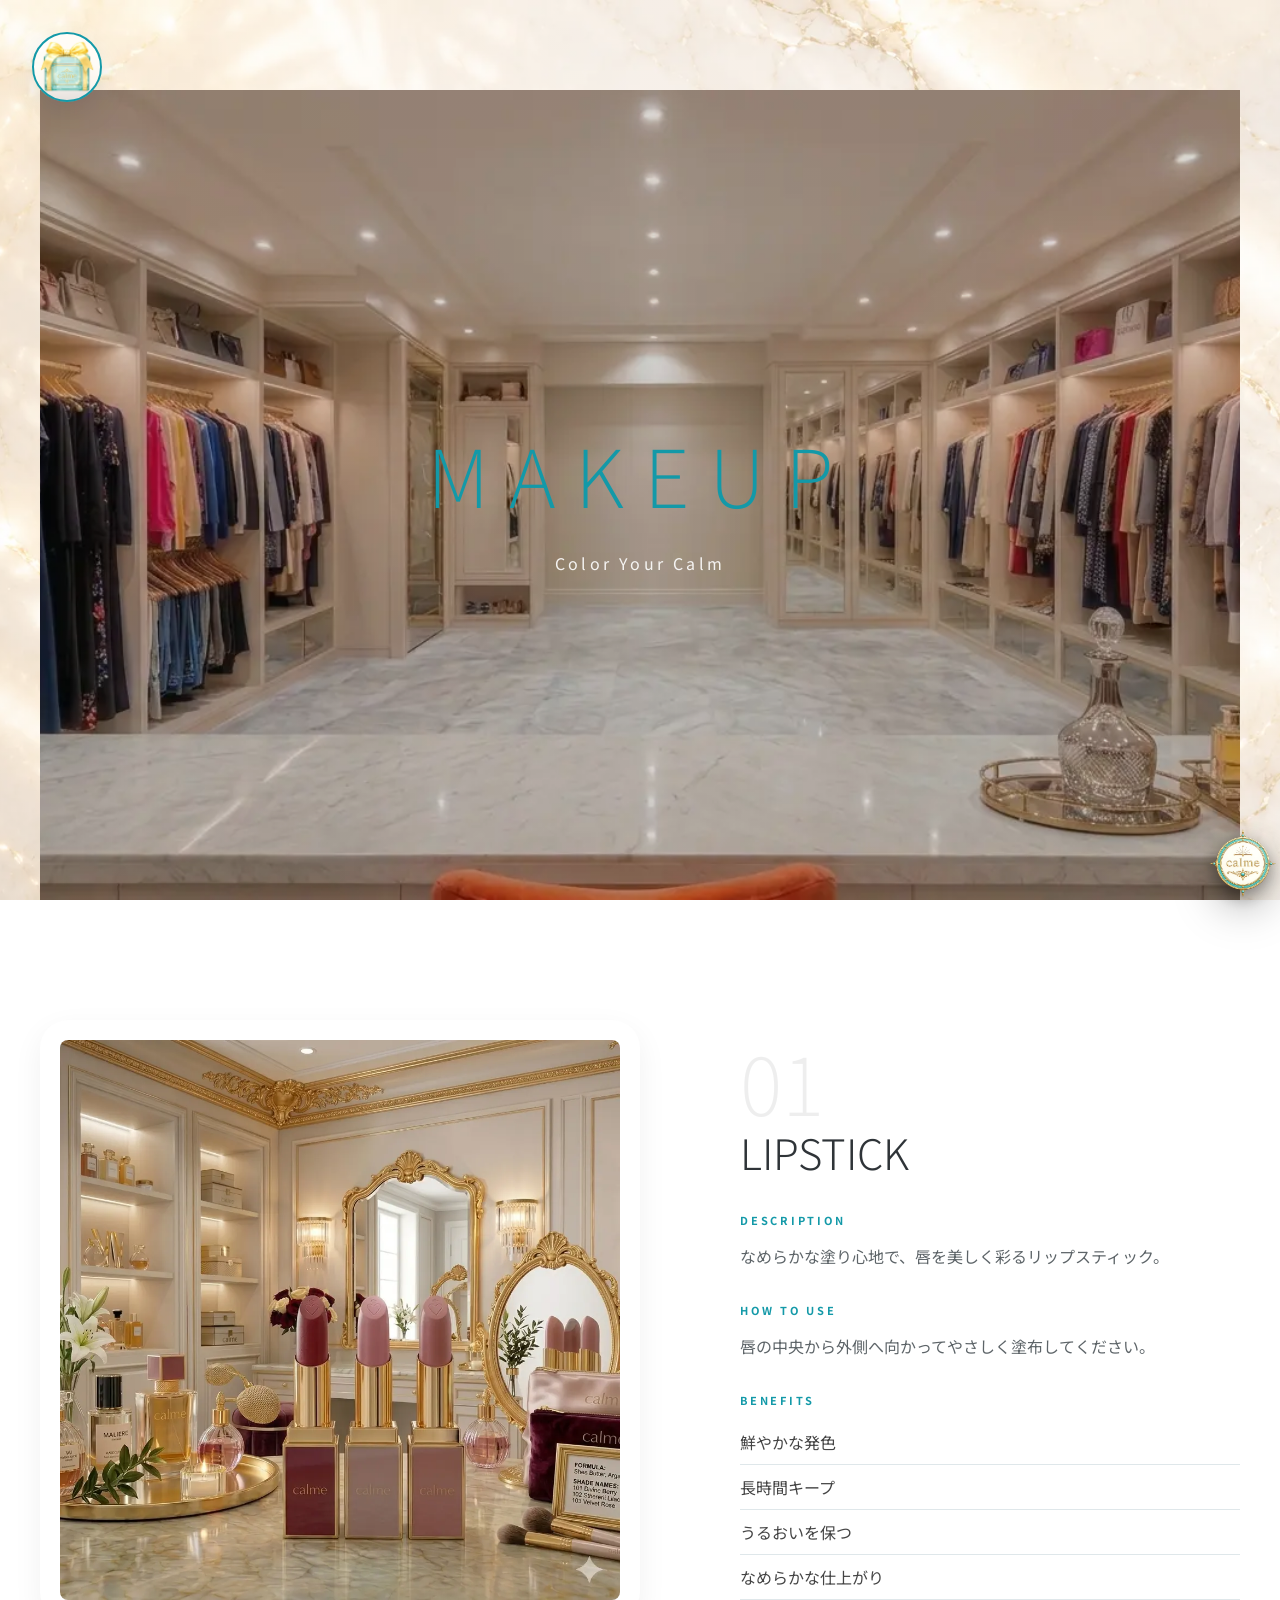
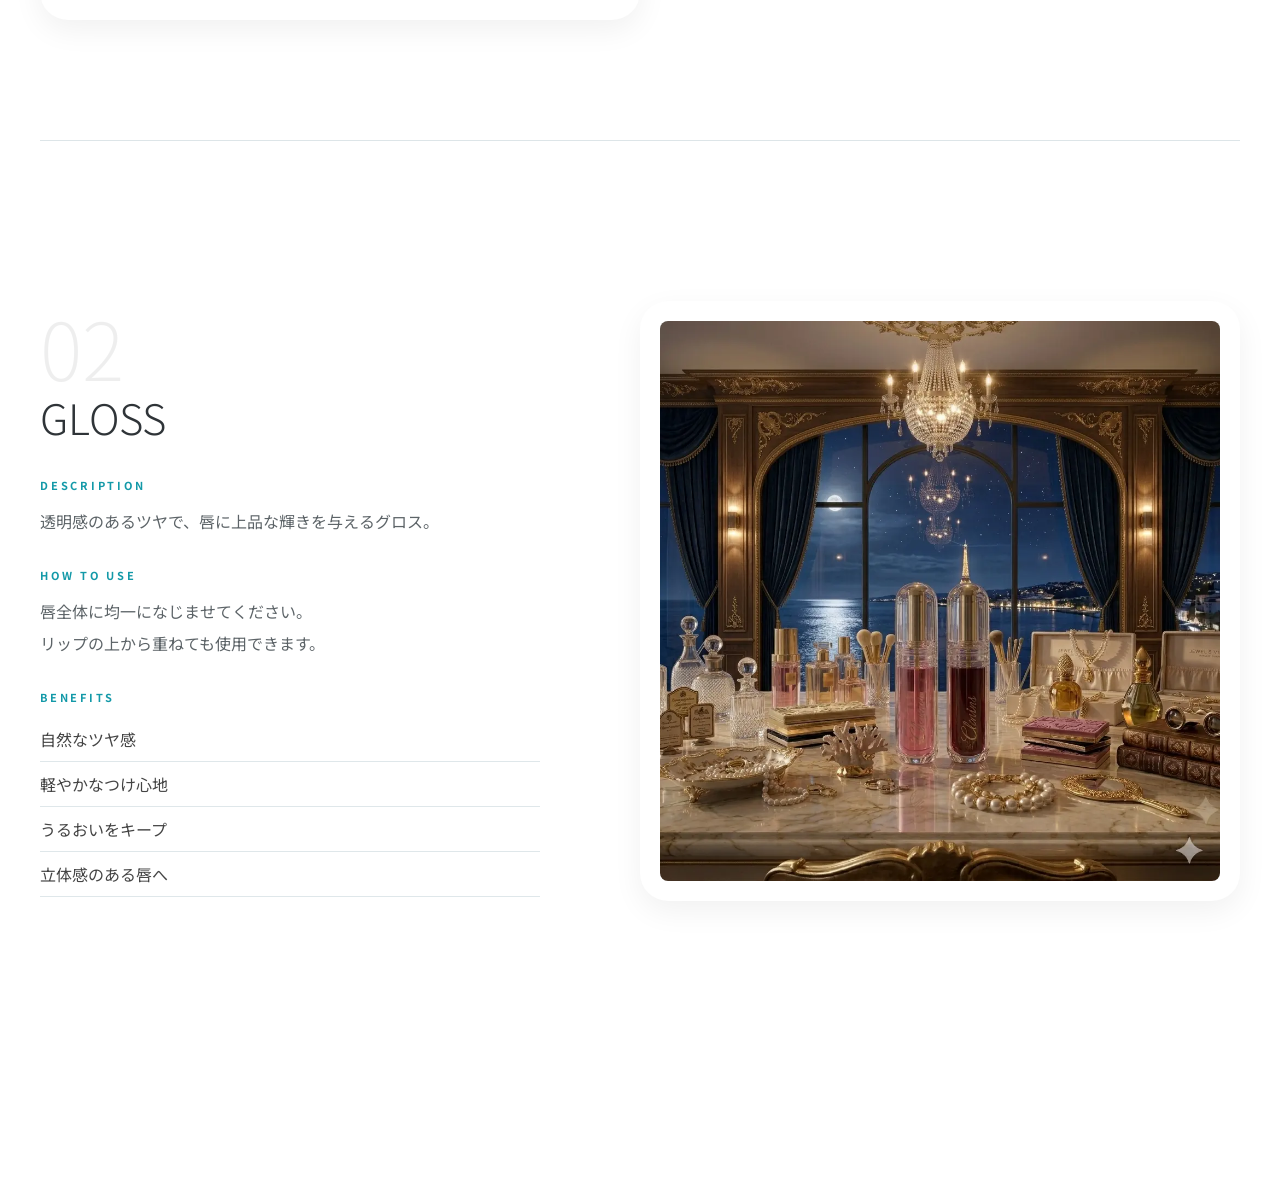
<file: makeup.html>
<!DOCTYPE html>
<html lang="ja">
<head>
    <meta charset="UTF-8">
    <meta name="viewport" content="width=device-width, initial-scale=1.0">
    <title>Calme | Makeup</title>
    <link rel="stylesheet" href="style.css" />
    <link rel="preconnect" href="https://fonts.googleapis.com">
    <link rel="preconnect" href="https://fonts.gstatic.com" crossorigin>
    <link href="https://fonts.googleapis.com/css2?family=Noto+Sans+JP:wght@400;500;700&display=swap" rel="stylesheet">
</head>
<body>
  <header class="header">
    <a href="index.html" class="menu-button home-button">
      <img src="image/menu.webp" alt="Home">
    </a>
  </header>
    <section class="makeup-page">
        <header class="makeup-hero">
            <div class="hero-overlay">
                <h1 class="hero-title">MAKEUP</h1>
                <p class="hero-subtitle">Color Your Calm</p>
            </div>
        </header>
        <!-- LIPSTICK -->
        <section class="product-section">
            <div class="product-image">
                <img src="image/lipstick_0.webp" alt="Lipstick">
            </div>
            <div class="product-text">
                <span class="number">01</span>
                <h2>LIPSTICK</h2>
                <h3>DESCRIPTION</h3>
                <p>なめらかな塗り心地で、唇を美しく彩るリップスティック。</p>
                <h3>HOW TO USE</h3>
                <p>唇の中央から外側へ向かってやさしく塗布してください。</p>
                <h3>BENEFITS</h3>
                <ul>
                    <li>鮮やかな発色</li>
                    <li>長時間キープ</li>
                    <li>うるおいを保つ</li>
                    <li>なめらかな仕上がり</li>
                </ul>
            </div>
        </section>
        <!-- GLOSS -->
        <section class="product-section reverse">
            <div class="product-image">
                <img src="image/gloss_0.webp" alt="Gloss">
            </div>
            <div class="product-text">
                <span class="number">02</span>
                <h2>GLOSS</h2>
                <h3>DESCRIPTION</h3>
                <p>透明感のあるツヤで、唇に上品な輝きを与えるグロス。</p>
                <h3>HOW TO USE</h3>
                <p>唇全体に均一になじませてください。<br>
                    リップの上から重ねても使用できます。</p>
                <h3>BENEFITS</h3>
                <ul>
                    <li>自然なツヤ感</li>
                    <li>軽やかなつけ心地</li>
                    <li>うるおいをキープ</li>
                    <li>立体感のある唇へ</li>
                </ul>
            </div>
        </section>
    </section>
    <button class="top-button detail-top-button">
      <img src="image/top_icon.webp" alt="TOP">
  </button>
  <script src="script.js"></script>  
</body>
</html>
</file>
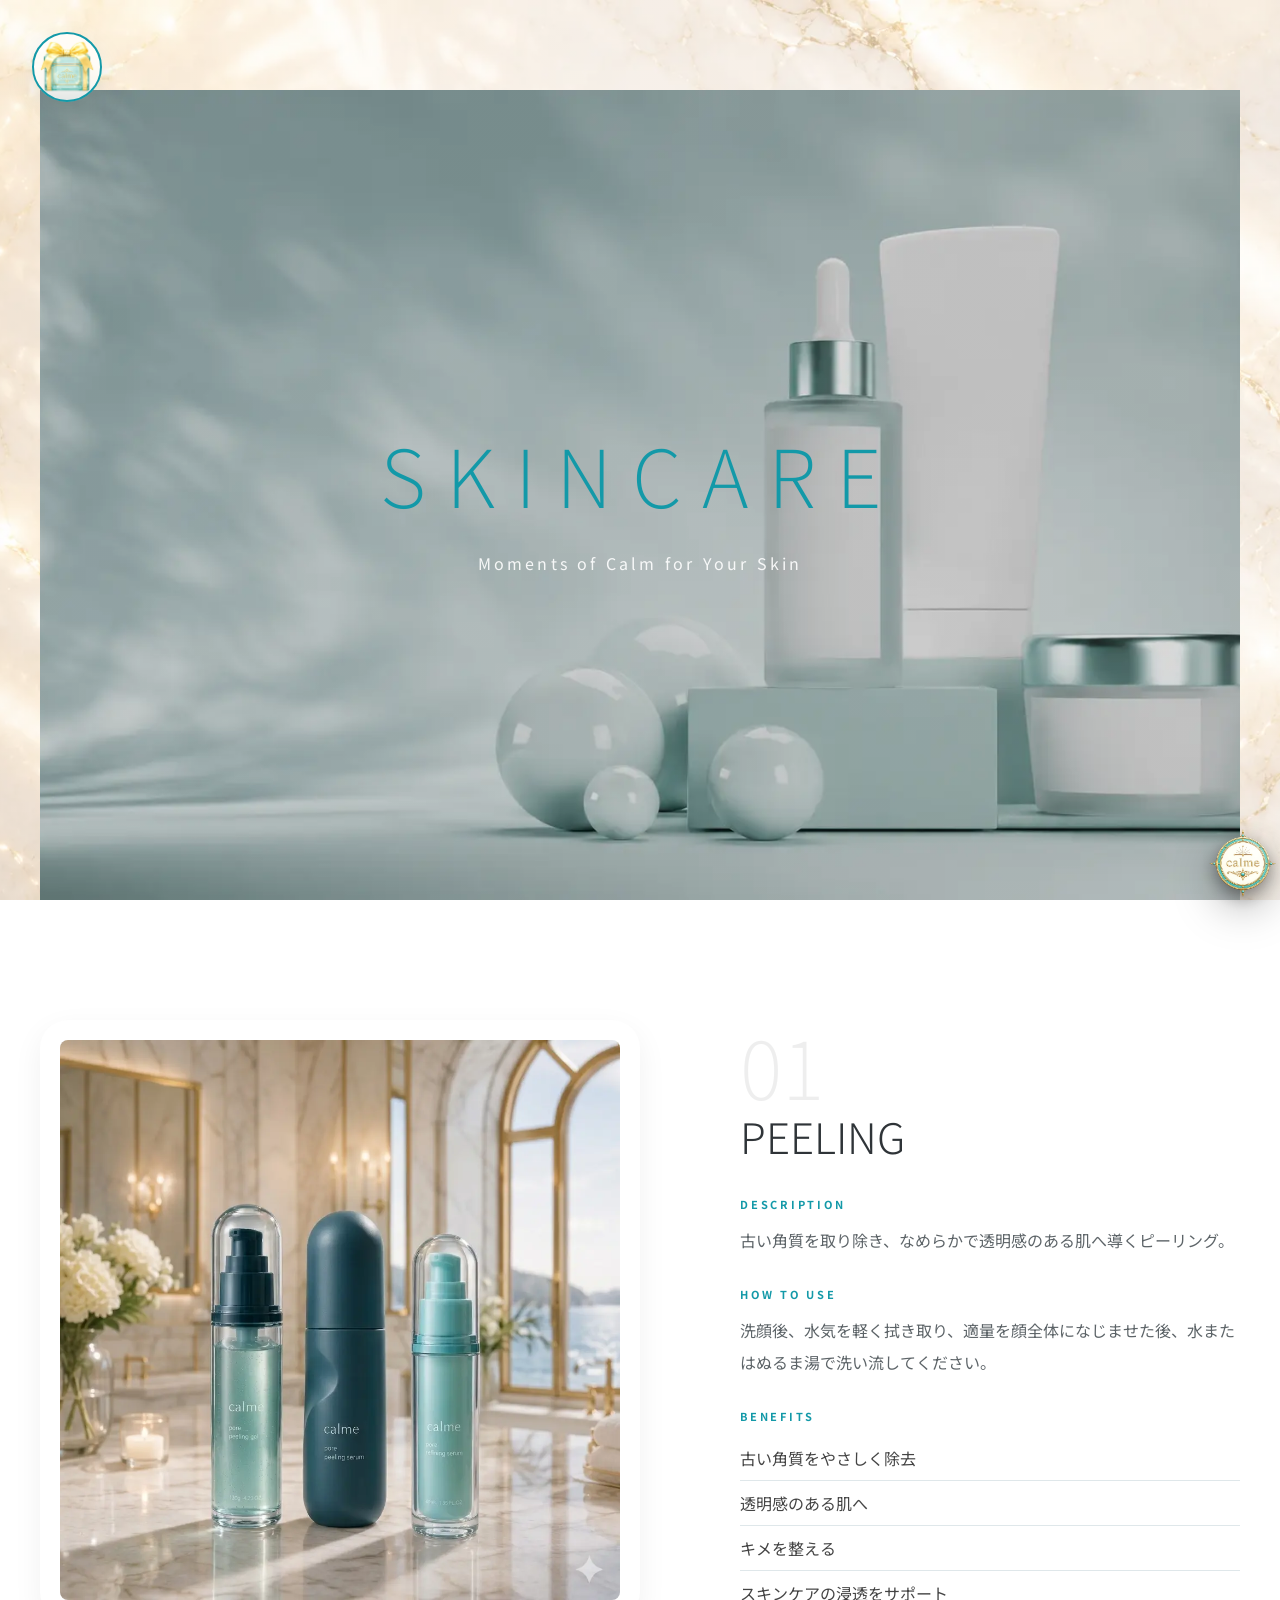
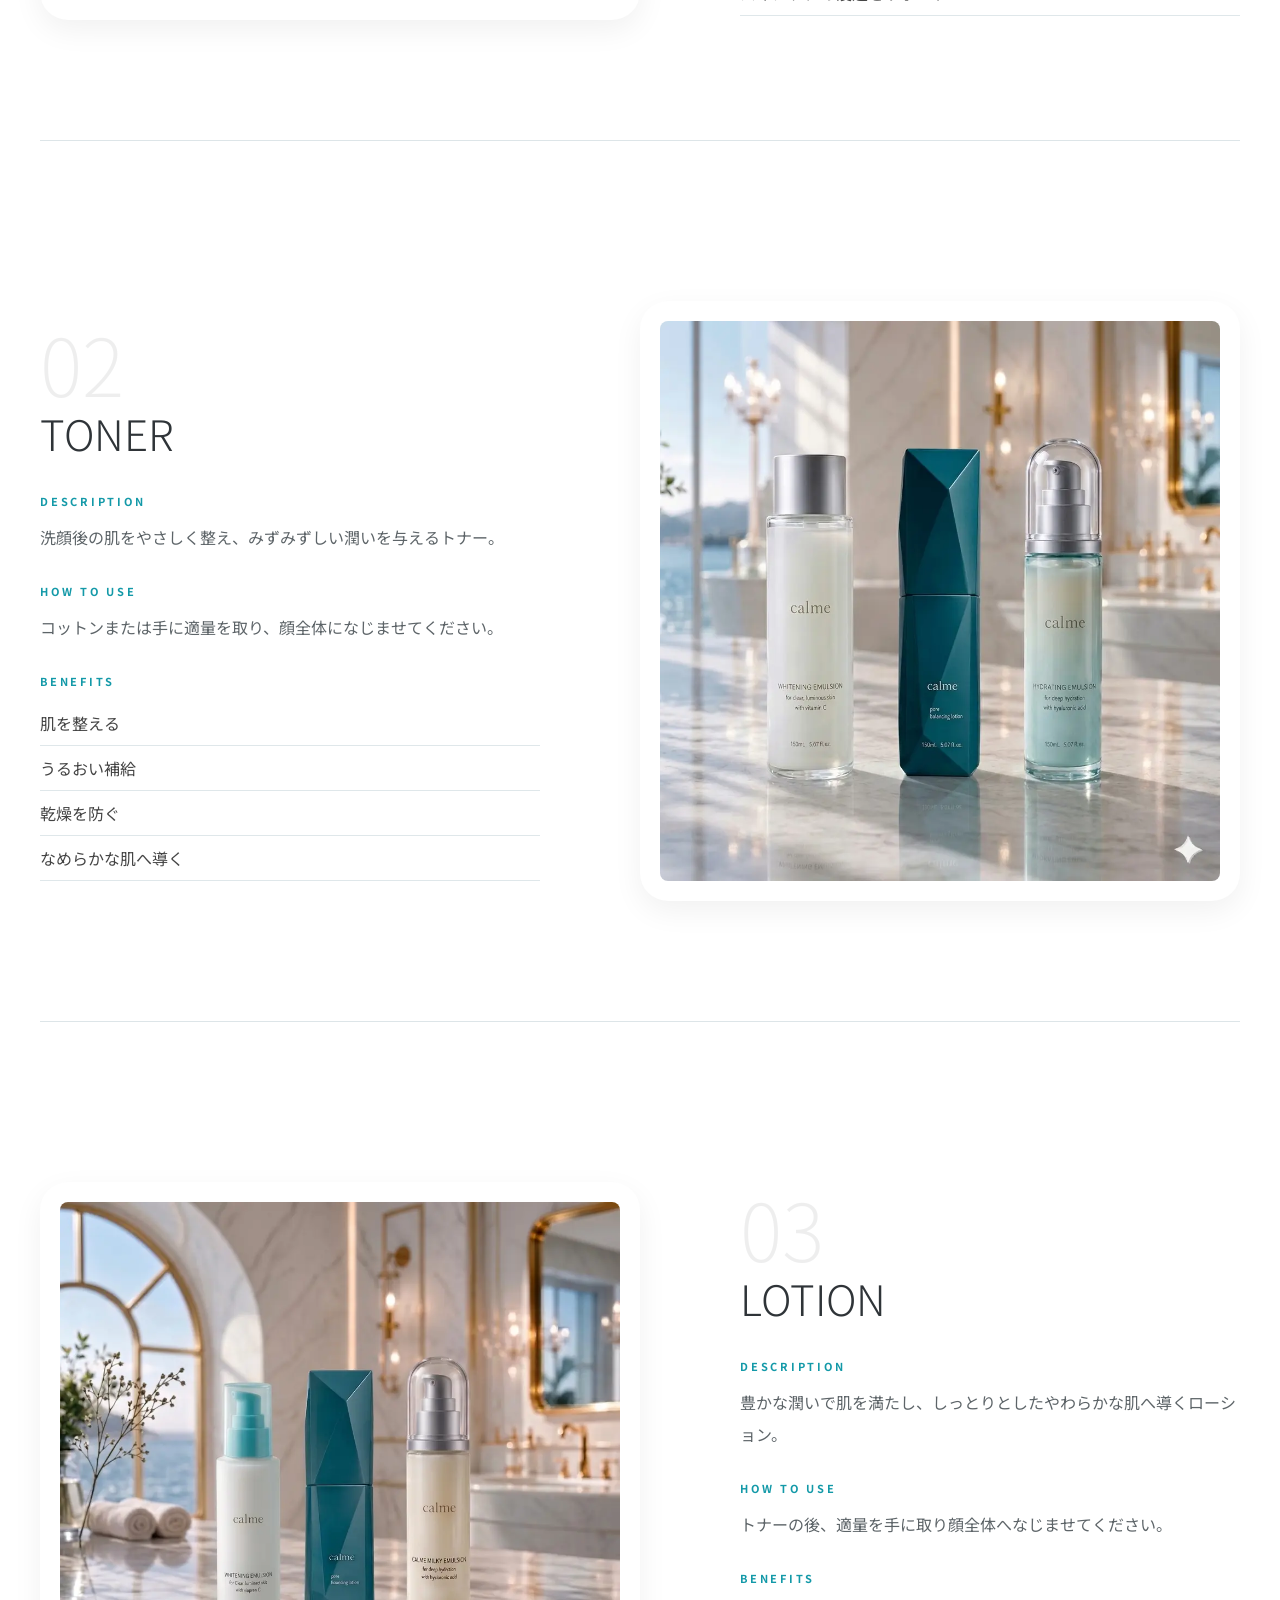
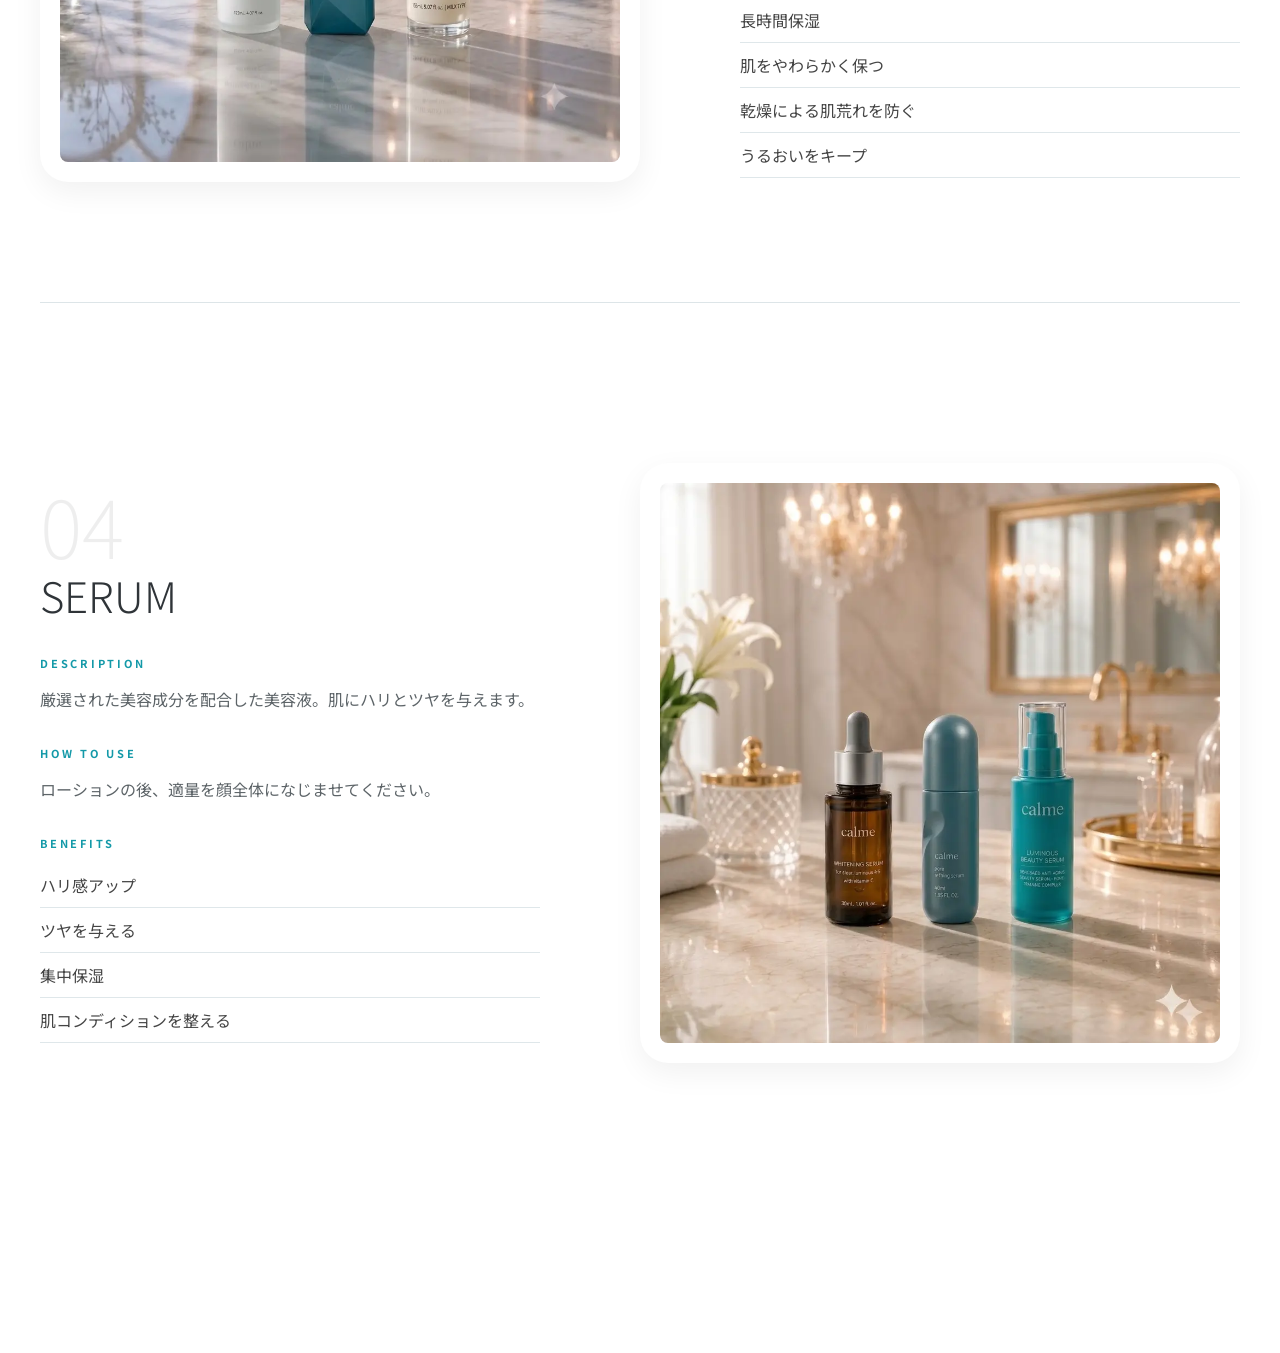
<file: skincare.html>
<!DOCTYPE html>
<html lang="ja">
<head>
    <meta charset="UTF-8">
    <meta name="viewport" content="width=device-width, initial-scale=1.0">
    <title>Calme | Skincare</title>
    <link rel="stylesheet" href="style.css" />
    <link rel="preconnect" href="https://fonts.googleapis.com">
    <link rel="preconnect" href="https://fonts.gstatic.com" crossorigin>
    <link href="https://fonts.googleapis.com/css2?family=Noto+Sans+JP:wght@400;500;700&display=swap" rel="stylesheet">
</head>
<body>
  <header class="header">
    <a href="index.html" class="menu-button home-button">
      <img src="image/menu.webp" alt="Home">
    </a>
  </header>
    <section class="skincare-page">
        <header class="skincare-hero">
            <div class="hero-overlay">
                <h1 class="hero-title">SKINCARE</h1>
                <p class="hero-subtitle">Moments of Calm for Your Skin</p>
            </div>
        </header>
        <!-- PEELING -->
        <section class="product-section">
            <div class="product-image">
                <img src="image/peeling_0.webp" alt="Peeling">
            </div>
            <div class="product-text">
                <span class="number">01</span>
                <h2>PEELING</h2>
                <h3>DESCRIPTION</h3>
                <p>古い角質を取り除き、なめらかで透明感のある肌へ導くピーリング。</p>
                <h3>HOW TO USE</h3>
                <p>洗顔後、水気を軽く拭き取り、適量を顔全体になじませた後、水またはぬるま湯で洗い流してください。</p>
                <h3>BENEFITS</h3>
                <ul>
                    <li>古い角質をやさしく除去</li>
                    <li>透明感のある肌へ</li>
                    <li>キメを整える</li>
                    <li>スキンケアの浸透をサポート</li>
                </ul>
            </div>
        </section>
        <!-- TONER -->
        <section class="product-section reverse">
            <div class="product-image">
                <img src="image/toner_00.webp" alt="Toner">
            </div>
            <div class="product-text">
                <span class="number">02</span>
                <h2>TONER</h2>
                <h3>DESCRIPTION</h3>
                <p>洗顔後の肌をやさしく整え、みずみずしい潤いを与えるトナー。</p>
                <h3>HOW TO USE</h3>
                <p>コットンまたは手に適量を取り、顔全体になじませてください。</p>
                <h3>BENEFITS</h3>
                <ul>
                    <li>肌を整える</li>
                    <li>うるおい補給</li>
                    <li>乾燥を防ぐ</li>
                    <li>なめらかな肌へ導く</li>
                </ul>
            </div>
        </section>
        <!-- LOTION -->
        <section class="product-section">
            <div class="product-image">
                <img src="image/lotion_0.webp" alt="Lotion">
            </div>
            <div class="product-text">
                <span class="number">03</span>
                <h2>LOTION</h2>
                <h3>DESCRIPTION</h3>
                <p>豊かな潤いで肌を満たし、しっとりとしたやわらかな肌へ導くローション。</p>
                <h3>HOW TO USE</h3>
                <p>トナーの後、適量を手に取り顔全体へなじませてください。</p>
                <h3>BENEFITS</h3>
                <ul>
                    <li>長時間保湿</li>
                    <li>肌をやわらかく保つ</li>
                    <li>乾燥による肌荒れを防ぐ</li>
                    <li>うるおいをキープ</li>
                </ul>
            </div>
        </section>
        <!-- SERUM -->
        <section class="product-section reverse">
            <div class="product-image">
                <img src="image/serum_0.webp" alt="Serum">
            </div>
            <div class="product-text">
                <span class="number">04</span>
                <h2>SERUM</h2>
                <h3>DESCRIPTION</h3>
                <p>厳選された美容成分を配合した美容液。肌にハリとツヤを与えます。</p>
                <h3>HOW TO USE</h3>
                <p>ローションの後、適量を顔全体になじませてください。</p>
                <h3>BENEFITS</h3>
                <ul>
                    <li>ハリ感アップ</li>
                    <li>ツヤを与える</li>
                    <li>集中保湿</li>
                    <li>肌コンディションを整える</li>
                </ul>
            </div>
        </section> 
    </section>
    <button class="top-button detail-top-button">
      <img src="image/top_icon.webp" alt="TOP">
    </button>
    <script src="script.js"></script>  
</body>
</html>
</file>
<file: style.css>
/* =========================
   reset
========================= */

* {
  margin: 0;
  padding: 0;
  box-sizing: border-box;
}

/* =========================
   base
========================= */

body {
  font-family: 'Noto Sans JP', sans-serif;

  background-image:
    linear-gradient(
      rgba(255,255,255,.45),
      rgba(255,255,255,.45)
    ),
    url("image/checkout_1.webp");

  background-size: cover;
  background-position: center;
  background-attachment: fixed;

  color: #33373a;
  
  overflow-x:hidden;

}

/* =========================
   container
========================= */

.container {
  max-width: 1200px;
  margin: 0 auto;
  padding: 120px 40px 40px;
}

/* =========================
   header
========================= */

.header {
  position: relative;
  display: flex;
  justify-content: space-between;
  align-items: center;
  margin-bottom: 80px;

}

.logo {
  position: absolute;
  left: 50%;
  transform: translateX(-50%);
  font-size: 28px;
  font-weight: 700;
  letter-spacing: 2px;
  color: #168c96;
}

/* =========================
   perfume cart button
========================= */

.cart-header {
  display: flex;
  justify-content: space-between;
  align-items: center;
  margin: 80px 0 60px;
}

.cart-button {
  position: fixed;
  top: 32px;
  right: 32px;
  width: 80px;
  height: 80px;
  border-radius: 50%;
  border: 2px solid #1399a8;
  background: rgba(255,255,255,0.72);
  backdrop-filter: blur(14px);
  cursor: pointer;
  z-index: 3000;
  display: flex;
  align-items: center;
  justify-content: center;
  box-shadow: 0 12px 30px rgba(0,0,0,0.10);
  --cart-transform: scale(1);
  transform: var(--cart-transform);
  transition: transform 0.35s ease, opacity 0.2s ease;
}

/* 開いた時 */
.cart-button.move {
  --cart-transform: scale(0.92);
  opacity: 0.7;
}

/* hover */
.cart-button:hover {
  --cart-transform: translateY(-3px) scale(0.95);
}

.cart-button.move:hover {
  transform:
    translateY(-3px)
    scale(0.95);
}

.perfume-wrapper {
  position: relative;
  width: 52px;
  height: 52px;
  display: flex;
  align-items: center;
  justify-content: center;
  overflow: hidden;
  border-radius: 18px;
}

/* 香水の液体 */
.perfume-liquid {
  position: absolute;
  bottom: 7px;
  left: 50%;
  transform: translateX(-50%);
  width: 32px;
  height: 0px;
  background: linear-gradient(
    to top,
    #1399a8,
    #79f2ff
  );
  border-radius: 18px 18px 24px 24px;
  opacity: 0.85;
  z-index: 1;
  /* 高さ(height)と透明度(opacity)が変化するときに、0.4秒かけて滑らかに動かす設定 */
  transition: height 0.4s ease, opacity 0.4s ease;
}

/* 香水画像 */
.perfume-cart {
  position: relative;
  width: 60px;
  z-index: 2;
  mix-blend-mode: multiply;
}

.cart-button:hover .perfume-cart {
  transform:
    rotate(-6deg)
    scale(1.04);
}

/* count */
.cart-count {
  position: absolute;
  bottom: -2px;
  right: -2px;
  width: 26px;
  height: 26px;
  border-radius: 50%;
  background: #1399a8;
  color: white;
  font-size: 12px;
  font-weight: 700;
  display: flex;
  align-items: center;
  justify-content: center;
  box-shadow:
    0 4px 10px rgba(0,0,0,0.12);
}

/* bump */
.cart-button.bump {
  animation: perfumeFloat 0.35s ease;
}

@keyframes perfumeFloat {
  0% {
    transform: scale(1);
  }
  50% {
    transform:
      translateY(-6px)
      scale(1.08);
  }
  100% {
    transform: scale(1);
  }
}

/* =========================
   hero
========================= */

.hero {
  text-align: center;
  margin-bottom: 60px;
}

.hero-title {
  font-size: 52px;
  margin-bottom: 20px;
  font-weight: 700;
  color: #1399a8;
}

.hero-text {
  color: #5d6468;
  font-size: 16px;
}

/* =========================
   category
========================= */

.category-list {
  display: flex;
  gap: 12px;
  margin-bottom: 48px;
  flex-wrap: wrap;
}

.category {
  border: none;
  background: white;
  color: #444;
  padding: 12px 20px;
  border-radius: 999px;
  cursor: pointer;
  transition: 0.3s;
  box-shadow: 0 4px 12px rgba(0,0,0,0.04);
}

.category:hover {
  background: #daf4f5;
}

.category.active {
  background: #1399a8;
  color: white;
}

/* =========================
   product grid
========================= */

.product-grid {
  display: grid;
  grid-template-columns: repeat(auto-fit, minmax(280px, 1fr));
  gap: 32px;
}

/* =========================
   product card
========================= */

.product-card {
  background: white;
  border-radius: 28px;
  overflow: hidden;
  transition: transform 0.5s cubic-bezier(.2,.8,.2,1);
  box-shadow: 0 10px 30px rgba(0,0,0,0.06);
}

.product-card:hover {
  transform: translateY(-8px);
}

.product-card .product-image {
  width: 100%;
  height: 320px;
  object-fit: cover;
  display: block;
}

.product-info {
  padding: 18px;
}

.product-name {
  font-size: 20px;
  margin-bottom: 4px;
  color: #2f3438;
}

.product-bottom {
  display: flex;
  justify-content: space-between;
  align-items: center;
}

.price {
  font-weight: 700;
  font-size: 18px;
}

.add-button {
  border: none;
  background: linear-gradient(135deg, #1aa6b1, #117e87);
  color: white;
  padding: 10px 18px;
  border-radius: 999px;
  cursor: pointer;
  transition: 0.3s;
}

.add-button:hover {
  opacity: 0.88;
  transform: translateY(-1px);
}

/* =========================
   menu
========================= */

.menu-button {
  position: fixed;
  top: 32px;
  left: 32px;
  width: 70px;
  height: 70px;
  border: 2px solid #1399a8;
  background: rgba(255,255,255,0.72);
  backdrop-filter: blur(14px);
  border-radius: 50%;
  cursor: pointer;
  display: flex;
  align-items: center;
  justify-content: center;
  z-index: 4000;
  box-shadow:
    0 12px 30px rgba(0,0,0,0.10);
  transition:
    transform .35s ease,
    opacity .2s ease;
}

.menu-button img {
  width: 62px;
  height: 62px;
  object-fit: contain;
  display: block;
  transition: all .3s ease;
}

.menu-drawer {
  position: fixed;
  top: 0;
  left: -320px;
  width: 320px;
  height: 100vh;
  background: white;
  z-index: 5000;
  padding: 40px;
  box-shadow: 10px 0 30px rgba(0,0,0,0.08);
  transition: left .35s ease;
}

.menu-drawer.active {
  left: 0;
}

.menu-header {
  display: flex;
  justify-content: space-between;
  align-items: center;
  margin-bottom: 50px;
}

.menu-close {
  border: none;
  background: none;
  font-size: 30px;
  cursor: pointer;
}

.menu-nav {
  display: flex;
  flex-direction: column;
  gap: 24px;
}

.menu-nav a {
  text-decoration: none;
  color: #333;
  font-size: 18px;
  font-weight: 500;
}

.menu-button:hover {
  transform:
    translateY(-3px)
    scale(1.03);
}

.menu-button:hover img {
  transform: scale(1.08);
  filter: drop-shadow(
    0 8px 12px rgba(19,153,168,.25)
  );
}

.menu-button.active img {
  transform: translateY(-3px) scale(1.05);
}

.menu-button.active {
  box-shadow:
    0 0 0 3px rgba(19,153,168,.15),
    0 12px 30px rgba(0,0,0,.10);
}

/* =========================
   cart drawer
========================= */

.cart-drawer {
  position: fixed;
  top: 0;
  right: 0;
  width: 420px;
  height: 100vh;
  background: #f4eee6;
  padding: 32px;
  z-index: 2000;
  box-shadow: -10px 0 30px rgba(0,0,0,0.08);
  overflow-y: auto;
}

.cart-header h2 {
  color: #3b4043;
}

.close-button {
  border: none;
  background: none;
  font-size: 30px;
  color: #3f4448;
  cursor: pointer;
}

.cart-empty {
  text-align: center;
  margin-top: 120px;
}

.cart-icon {
  font-size: 48px;
  margin-bottom: 24px;
}

.cart-empty h3 {
  margin-bottom: 12px;
}

.cart-empty p {
  color: #6d7478;
}

/* =========================
   cart items
========================= */

.cart-items {
  display: flex;
  flex-direction: column;
  gap: 16px;
}

.cart-item {
  display: flex;
  align-items: center;
  gap: 16px;
  padding: 16px;
  border-radius: 20px;
  background: rgba(255,255,255,0.55);
  backdrop-filter: blur(10px);
}

.cart-item-image {
  width: 72px;
  height: 72px;
  object-fit: cover;
  border-radius: 16px;
}

.cart-item-info {
  flex: 1;
}

.cart-item-info h4 {
  margin-bottom: 4px;
}

.cart-item-info p {
  color: #6d7478;
}

.remove-button {
  border: none;
  background: none;
  font-size: 20px;
  color: #3f4448;
  cursor: pointer;
}

/* カートの下部レイアウト */
.cart-footer {
  margin-top: 30px;
  padding-top: 20px;
  border-top: 1px solid #ddd;
}

.total-container {
  display: flex;
  justify-content: space-between;
  align-items: center;
  font-size: 18px;
  font-weight: 700;
  margin-bottom: 20px;
  color: #333;
}

/* レジに進むボタン */
.checkout-button {
  width: 100%;
  padding: 16px;
  background: #1399a8;
  color: white;
  border: none;
  border-radius: 999px;
  font-size: 16px;
  font-weight: 700;
  display:flex;
  justify-content:center;
  align-items:center;
  text-decoration:none;
  cursor: pointer;
  transition: background 0.3s;
}

.checkout-button:hover {
  background: #0d7a85;
}

/* =========================
   overlay
========================= */

.overlay {
  position: fixed;
  inset: 0;
  background: rgba(0,0,0,0.35);
  backdrop-filter: blur(5px);
  z-index: 1500;
}

/* =========================
   utility
========================= */

.hidden {
  display: none;
}

/* =========================
   responsive
========================= */

@media (max-width: 768px) {
  .container {
    padding: 24px;
  }

  .hero-title {
    font-size: 36px;
  }

  .cart-drawer {
    width: min(85vw, 420px);
  }

  .cart-button {
    top: 20px;
    right: 20px;
  }

  .cart-header {
    margin-top: 88px;
  }

  .menu-button {
    top: 20px;
    left: 20px;
  }
}

/* .no-scroll {
  overflow: hidden;
} */

.cart-actions {
  display: flex;
  align-items: center;
  gap: 12px;
}

.clear-cart {
  border: none;
  background: rgba(19,153,168,0.12);
  color: #1399a8;
  padding: 10px 14px;
  border-radius: 999px;
  font-size: 12px;
  font-weight: 700;
  cursor: pointer;
  transition: 0.25s ease;
}

.clear-cart:hover {
  background: #1399a8;
  color: white;
}

/* =========================
   top button
========================= */

.top-button {
  position: fixed;
  bottom: 2px;
  right: 2px;

  width: 70px;
  height: 70px;

  background: transparent;
  border: none;

  display: flex;
  align-items: center;
  justify-content: center;

  cursor: pointer;
  z-index: 1001;
}

.top-button.show {
  opacity: 1;
  visibility: visible;
}

.top-button img {
  width: 100%;
  height: 100%;
  object-fit: contain;

  filter:
    drop-shadow(0 6px 8px rgba(0,0,0,.35))
    drop-shadow(0 14px 20px rgba(0,0,0,.30));
}

.top-button:hover img {
  transform:
    translateY(-4px)
    scale(1.05);
}

/* 回転 */

.top-button.spin img {
  animation: parasolSpin 0.45s ease forwards;
}

@keyframes parasolSpin {

  0%{
    transform:
      translateY(0)
      rotate(0deg)
      scale(1);
    opacity:1;
  }

  20%{
    transform:
      translateY(-6px)
      rotate(60deg)
      scale(1.05);
    opacity:1;
  }

  70%{
    transform:
      translateY(-18px)
      rotate(300deg)
      scale(.92);
    opacity:.9;
  }

  100%{
    transform:
      translateY(0)
      rotate(360deg)
      scale(1);
    opacity:1;
  }

}

/* =========================
   skincare page
========================= */

.skincare-page,
.makeup-page,
.haircare-page,
.fragrance-page{
  max-width:1400px;
  margin:0 auto;
  padding:10px 40px;
}

.skincare-page .product-section:first-of-type,
.makeup-page .product-section:first-of-type,
.haircare-page .product-section:first-of-type,
.fragrance-page .product-section:first-of-type{
  margin-top:120px;
}

.skincare-hero,
.makeup-hero,
.haircare-hero,
.fragrance-hero{
  height:90vh;
  background-size:cover;
  background-position:center;
  background-repeat:no-repeat;
  display:flex;
  align-items:center;
  justify-content:center;
  text-align:center;
}

.skincare-page h1 {
  text-align: center;
  font-size: 72px;
  font-weight: 200;
  letter-spacing: 12px;
  color: #1399a8;
  margin-bottom: 120px;
}

/* =========================
   skincare hero
========================= */

.skincare-hero{
  background-image:
    linear-gradient(
      rgba(0,0,0,.15),
      rgba(0,0,0,.15)
    ),
    url("image/skincare.webp");
}

.hero-overlay {
  color: #1399a8;
}

.skincare-hero .hero-title,
.makeup-hero .hero-title,
.haircare-hero .hero-title,
.fragrance-hero .hero-title{
  font-size:80px;
  font-weight:200;
  letter-spacing:.25em;
  margin-bottom:20px;
}

.skincare-hero .hero-subtitle,
.makeup-hero .hero-subtitle,
.haircare-hero .hero-subtitle,
.fragrance-hero .hero-subtitle{
  font-size:16px;
  letter-spacing:.2em;
  opacity:.9;
  color:white;
}

/* =========================
   product section
========================= */

.product-section {
  display: flex;
  align-items: center;
  gap: 100px;
  margin-bottom: 160px;
  border-bottom: 1px solid #dde5e8;
  padding-bottom: 120px;
}

.product-section.reverse {
  flex-direction: row-reverse;
}

.product-section .product-image {
  flex: 0.9;
}

.product-text {
  flex: 0.75;
}

.product-image img {
  width: 100%;
  display: block;
  border-radius: 28px;
  background: white;
  padding: 20px;
  box-shadow:
    0 10px 30px rgba(0,0,0,.06);

  transition: .4s ease;
}

.product-image img:hover {
  transform: translateY(-6px);
}

/* =========================
   product text
========================= */

.number {
  font-size: 80px;
  font-weight: 200;
  line-height: 1;
  opacity: .08;
}

.product-text h2 {
  font-size: 42px;
  font-weight: 300;
  color: #2f3438;
  margin-bottom: 20px;
}

.product-text h3 {
  font-size: 11px;
  font-weight: 700;
  letter-spacing: .25em;
  color: #1399a8;
  margin-bottom: 12px;
  margin-top: 30px;
}

.product-text p {
  color: #5d6468;
  line-height: 2;
}

.product-text ul {
  list-style: none;
  margin-top: 10px;
}

.product-text li {
  padding: 10px 0;
  border-bottom: 1px solid #dfe7ea;
  color: #444;
}

.product-section:last-child {
  border-bottom: none;
}

/* =========================
   skincare responsive
========================= */

@media (max-width:768px){

  .skincare-page,
  .makeup-page,
  .haircare-page,
  .fragrance-page{
      padding:100px 20px 40px;
  }

  .product-section,
  .product-section.reverse{
      flex-direction:column;
      gap:30px;
      margin-bottom:60px;
      padding-bottom:60px;
  }

  .product-text{
      width:100%;
  }

  .product-image{
      width:100%;
  }

}

/* =========================
   makeup hero
========================= */

.makeup-hero{
  background-image:
    linear-gradient(
      rgba(0,0,0,.15),
      rgba(0,0,0,.15)
    ),
    url("image/makeup.webp");
}

/* =========================
   haircare hero
========================= */

.haircare-hero{
  background-image:
    linear-gradient(
      rgba(0,0,0,.15),
      rgba(0,0,0,.15)
    ),
    url("image/haircare.webp");
}

@media (max-width:768px){

  .skincare-hero .hero-title,
  .makeup-hero .hero-title,
  .haircare-hero .hero-title,
  .fragrance-hero .hero-title{
  
      font-size:40px;
      letter-spacing:.08em;
  
  }
  
  }

/* =========================
   haircare responsive
========================= */

.cart-item,
.menu-drawer {
  background: rgba(255,255,255,0.6);
  backdrop-filter: blur(10px);
}

/* =========================
   fragrance hero
========================= */

.fragrance-hero{
  background-image:
    linear-gradient(
      rgba(0,0,0,.15),
      rgba(0,0,0,.15)
    ),
    url("image/fragrance.webp");
}

/* =========================
   checkout multi step
========================= */

.checkout-container{
  max-width:1200px;
  margin:120px auto 80px;
  padding:0 40px;

  display:grid;
  grid-template-columns:2fr 1fr;
  gap:40px;
}

/* 左側 */

.checkout-main{
  background:rgba(255,255,255,.6);
  backdrop-filter:blur(14px);

  border-radius:32px;

  padding:60px;

  box-shadow:
    0 10px 30px rgba(0,0,0,.06);
}

/* ステップ */

.step-indicator{
  display:flex;
  align-items:center;
  justify-content:center;

  gap:20px;

  margin-bottom:60px;
}

.step-circle{
  width:55px;
  height:55px;

  border-radius:50%;

  background: rgba(255,255,255,.2);
  color: #999;

  display:flex;
  justify-content:center;
  align-items:center;

  font-weight:700;
}

.step-circle.active{
  background: #d4af37;
  color: white;
}

.step-line{
  width:60px;
  height:2px;
  background:#d8e9eb;
}

/* タイトル */

.checkout-main h2{
  font-size:42px;
  font-weight:300;
  margin-bottom:40px;
  color:#2f3438;
}

/* 入力欄 */

.checkout-main input{
  width:100%;
  height:70px;

  border:none;

  border-radius:20px;

  background:white;

  padding:0 24px;

  margin-bottom:20px;

  box-shadow:
    0 4px 15px rgba(0,0,0,.04);
}

.checkout-input-row{
  display:grid;
  grid-template-columns:1fr 1fr;
  gap:20px;
}

/* ボタン */

.next-btn{
  margin-top:20px;

  width:100%;
  height:70px;

  border:none;

  border-radius:999px;

  background:#1399a8;
  color:white;

  font-size:16px;
  font-weight:700;

  cursor:pointer;

  transition:.3s;
}

.next-btn:hover{
  background:#0d7a85;
}

/* 右側 */

.order-summary{
  position:sticky;
  top:120px;

  height:fit-content;

  background:rgba(255,255,255,.6);
  backdrop-filter:blur(14px);

  border-radius:32px;

  padding:40px;

  box-shadow:
    0 10px 30px rgba(0,0,0,.06);
}

.order-summary h3{
  margin-bottom:30px;
}

.summary-row{
  display:flex;
  justify-content:space-between;

  margin-bottom:18px;

  color:#5d6468;
}

.total-row{
  margin-top:30px;
  padding-top:20px;

  border-top:1px solid #dde5e8;

  font-size:20px;
  font-weight:700;

  color:#1399a8;
}

/* レスポンシブ */

@media(max-width:900px){

  .checkout-container{
    grid-template-columns:1fr;
  }

  .order-summary{
    position:static;
  }

}

.next-btn{
  text-decoration:none;
  display:flex;
  justify-content:center;
  align-items:center;
}

.review-box{
  background:rgba(255,255,255,.5);
  border-radius:24px;
  padding:30px;
}

.review-total{
  margin-top:25px;
  padding-top:20px;
  border-top:1px solid #dde5e8;

  display:flex;
  justify-content:space-between;

  font-size:20px;
  font-weight:700;
  color:#1399a8;
}

.checkout-header{
  display:flex;
  justify-content:space-between;
  align-items:center;

  padding:30px 60px;
}

.back-link,
.home-link{
  text-decoration:none;
  color:#1399a8;
  font-weight:600;
}

.checkout-item{
  display: flex;
  align-items: center;
  gap: 15px;
  margin-bottom: 20px;
}

.checkout-item-image{
  width: 60px;
  height: 60px;
  object-fit: cover;
  border-radius: 16px;
}

.checkout-item-info h4{
  font-size: 14px;
  margin-bottom: 5px;
  font-weight: 500;
}

.checkout-item-info p{
  font-size: 13px;
  color: #888;
}

/* =========================
   Complete
========================= */

.complete-box {
  display: flex;
  flex-direction: column;
  align-items: center;
  justify-content: center;
  min-height: 500px;
  text-align: center;
}

.complete-box h2 {
  margin-bottom: 24px;
}

.complete-message {
  margin-bottom: 48px;
  line-height: 1.8;
  color: #666;
}

.home-btn {
  width: 220px;
}
</file>
